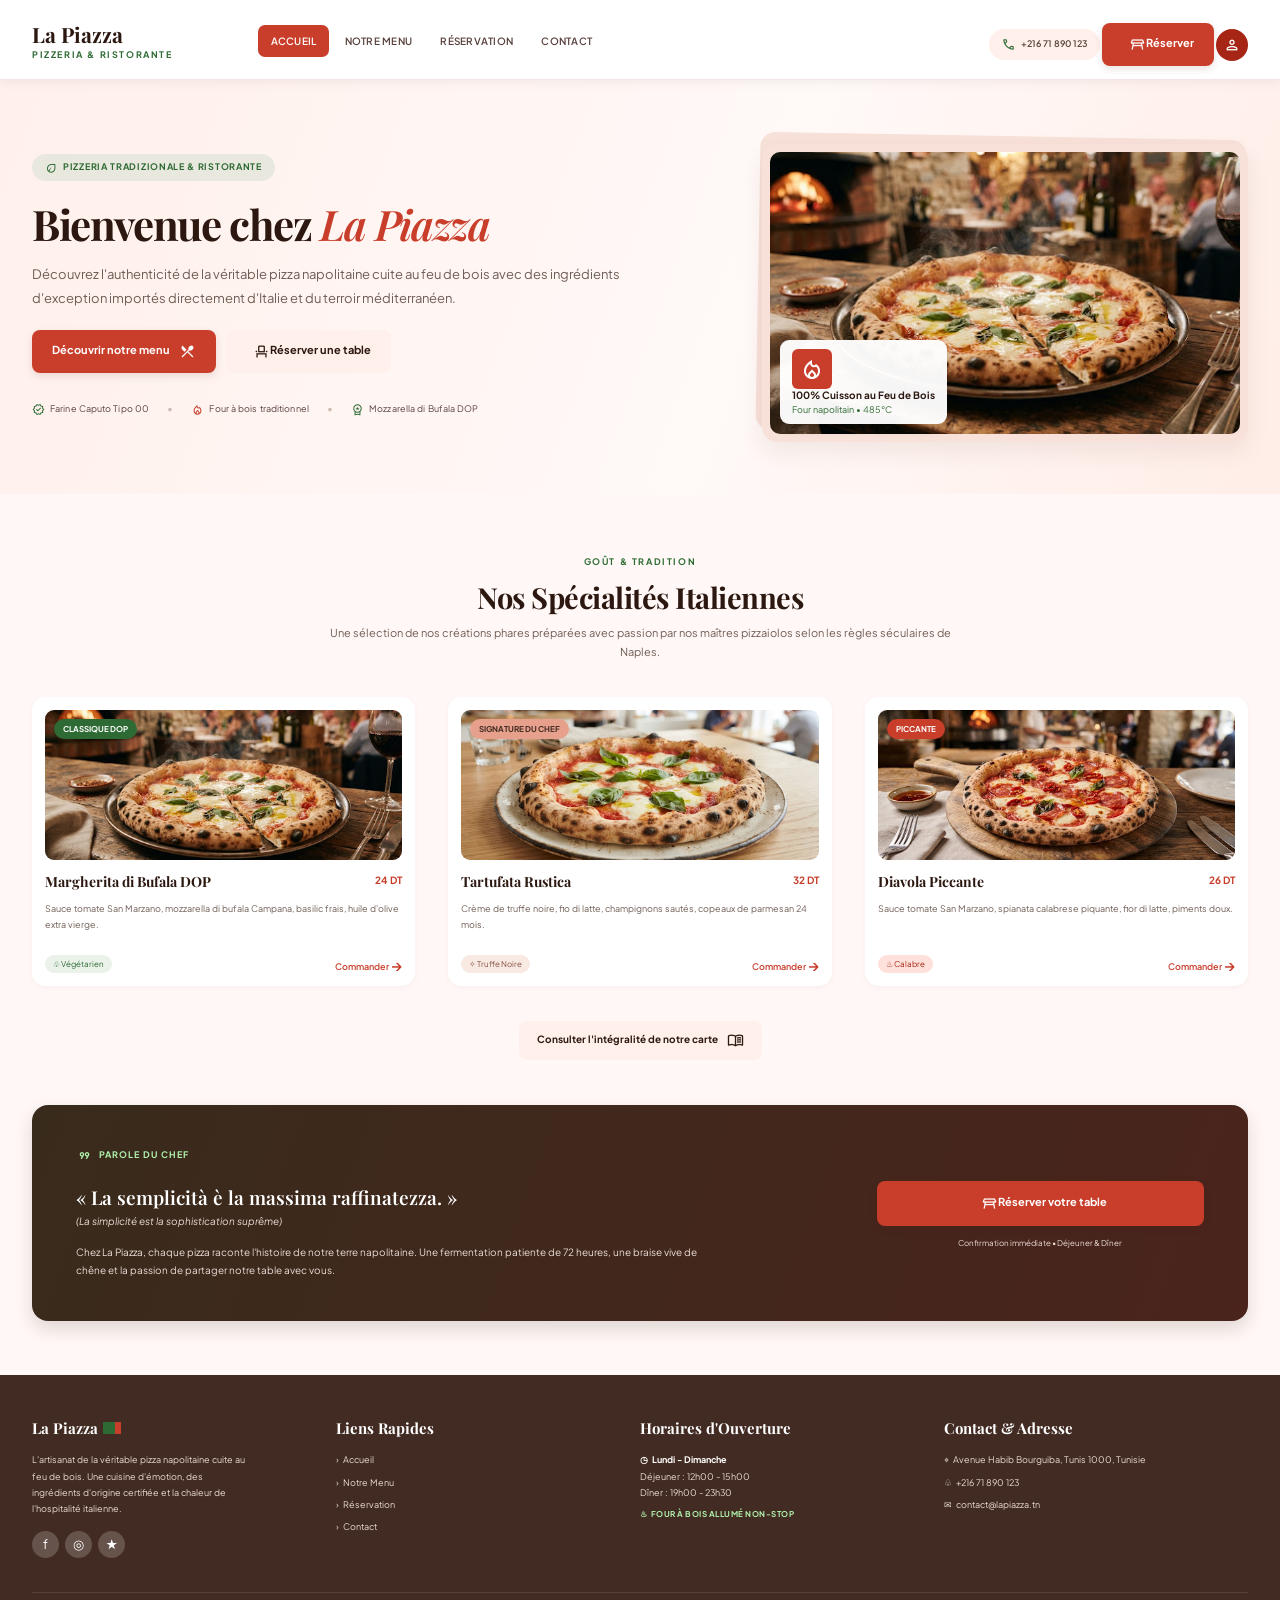
<file: html/index.html>
<!doctype html>
<html lang="fr">
  <head>
    <meta charset="UTF-8" />
    <meta name="viewport" content="width=device-width, initial-scale=1.0" />
    <title>La Piazza - Trattoria &amp; Pizzeria Napoletana</title>
    <link rel="preconnect" href="https://fonts.googleapis.com" />
    <link rel="preconnect" href="https://fonts.gstatic.com" crossorigin /><!-- Préconnexion aux serveurs Google Fonts pour accélérer le chargement des polices. -->
    <link
      href="https://fonts.googleapis.com/css2?family=Playfair+Display:ital,wght@0,600;0,700;1,600&family=Plus+Jakarta+Sans:wght@400;500;600;700&display=swap"
      rel="stylesheet"
    /><!--Importation de deux polices Google Fonts pour les titres et les textes du site(Playfair Display/Plus Jakarta Sans)-->
    <link
      href="https://fonts.googleapis.com/css2?family=Material+Symbols+Outlined:wght,FILL@100..700,0..1&display=swap"
      rel="stylesheet"
    /><!--Importation des icônes Material Symbols depuis Google Fonts(Search 🔍/Home 🏠/Menu ☰/Favorite ❤️)-->


    <!-- Choisir une seule feuille CSS : style.css, flexbox.css ou grid.css -->



    <link id="page-style" rel="stylesheet" href="../css/cssAccueil/style.css" />
    <!-- <link id="page-style" rel="stylesheet" href="../css/cssAccueil/flexbox.css" /> -->
    <!-- <link id="page-style" rel="stylesheet" href="../css/cssAccueil/grid.css" /> -->
    <script src="../js/script.js" defer></script>



  </head>
  <body>
    <header class="site-header" id="accueil">
      <div class="header-inner container">
        <a class="brand" href="#" alt="La Piazza, accueil">
          <span class="brand-mark">LP</span>
          <span class="brand-text"><strong>La Piazza</strong>
            <small>Pizzeria &amp; Ristorante</small></span>
        </a>

        <button
          class="menu-toggle"
          id="menu-toggle"
          aria-label="Ouvrir le menu"
          aria-expanded="false"
        >
          <!-- aria-label : donne une description du bouton
             aux lecteurs d'écran pour aider les personnes
             ayant des difficultés visuelles. -->
          <span class="material-symbols-outlined">menu</span>
        </button>

        <nav class="main-nav" id="main-nav">
          <a class="nav-link active" href="#">ACCUEIL</a><!-- hethi ma3ntha 3andha deux classes .nav-link w .active-->
          <a class="nav-link" href="#">NOTRE MENU</a>
          <a class="nav-link" href="#">RÉSERVATION</a>
          <a class="nav-link" href="#">CONTACT</a>
        </nav>

        <div class="header-actions">
          <a class="phone-link" href="tel:+21671890123"
            ><span class="material-symbols-outlined">call</span>+216 71 890
            123</a
          >
          <a class="button button-primary reserve-small" href="#"
            ><span class="material-symbols-outlined">table_restaurant</span
            >Réserver</a
          >
          <span class="user-icon material-symbols-outlined">person</span>
        </div>
      </div>
    </header>

    <main>
      <section class="hero-section">
        <div class="container hero-layout">
          <div class="hero-copy">
            <div class="eyebrow">
              <span class="material-symbols-outlined">eco</span>Pizzeria
              Tradizionale &amp; Ristorante
            </div>
            <h1>Bienvenue chez <em>La Piazza</em></h1>
            <p class="hero-description">
              Découvrez l'authenticité de la véritable pizza napolitaine cuite
              au feu de bois avec des ingrédients d'exception importés
              directement d'Italie et du terroir méditerranéen.
            </p>
            <div class="hero-buttons">
              <a class="button button-primary" href="#specialites"
                >Découvrir notre menu
                <span class="material-symbols-outlined"
                  >restaurant_menu</span
                ></a
              >
              <a class="button button-soft" href="#reservation"
                ><span class="material-symbols-outlined">event_seat</span
                >Réserver une table</a
              >
            </div>
            <div class="highlights">
              <span
                ><i class="material-symbols-outlined">verified</i>Farine Caputo
                Tipo 00</span
              >
              <b>•</b>
              <span
                ><i class="material-symbols-outlined red-icon"
                  >local_fire_department</i
                >Four à bois traditionnel</span
              >
              <b>•</b>
              <span
                ><i class="material-symbols-outlined">workspace_premium</i
                >Mozzarella di Bufala DOP</span
              >
            </div>
          </div>

          <div class="hero-visual">
            <div class="hero-image-frame">
              <img
                src="../images/Margherita.jpg"
                alt="Pizza napolitaine cuite au feu de bois"
              />
              <div class="image-caption">
                <span class="caption-icon material-symbols-outlined"
                  >local_fire_department</span
                >
                <span
                  ><strong>100% Cuisson au Feu de Bois</strong
                  ><small>Four napolitain • 485°C</small></span
                >
              </div>
            </div>
          </div>
        </div>
      </section>

      <section class="specialties-section" id="specialites">
        <div class="container">
          <div class="section-heading">
            <span class="section-kicker">Goût &amp; Tradition</span>
            <h2>Nos Spécialités Italiennes</h2>
            <p>
              Une sélection de nos créations phares préparées avec passion par
              nos maîtres pizzaiolos selon les règles séculaires de Naples.
            </p>
          </div>

          <div class="pizza-list">
            <article class="pizza-card">
              <div class="pizza-photo">
                <img
                  src="../images/Margherita.jpg"
                  alt="Pizza Margherita di Bufala"
                /><span class="pizza-tag green-tag">Classique DOP</span>
              </div>
              <div class="pizza-info">
                <div class="pizza-title-line">
                  <h3>Margherita di Bufala DOP</h3>
                  <strong>24 DT</strong>
                </div>
                <p>
                  Sauce tomate San Marzano, mozzarella di bufala Campana,
                  basilic frais, huile d'olive extra vierge.
                </p>
              </div>
              <div class="pizza-bottom">
                <span class="food-label">♧ Végétarien</span
                ><a href="#reservation">Commander <span>→</span></a>
              </div>
            </article>

            <article class="pizza-card">
              <div class="pizza-photo">
                <img
                  src="../images/Tartufata.jpg"
                  alt="Pizza Tartufata Rustica"
                /><span class="pizza-tag peach-tag">Signature du Chef</span>
              </div>
              <div class="pizza-info">
                <div class="pizza-title-line">
                  <h3>Tartufata Rustica</h3>
                  <strong>32 DT</strong>
                </div>
                <p>
                  Crème de truffe noire, fio di latte, champignons sautés,
                  copeaux de parmesan 24 mois.
                </p>
              </div>
              <div class="pizza-bottom">
                <span class="food-label truffle-label">✧ Truffe Noire</span
                ><a href="#reservation">Commander <span>→</span></a>
              </div>
            </article>

            <article class="pizza-card">
              <div class="pizza-photo">
                <img
                  src="../images/Diavola.jpg"
                  alt="Pizza Diavola Piccante"
                /><span class="pizza-tag red-tag">Piccante</span>
              </div>
              <div class="pizza-info">
                <div class="pizza-title-line">
                  <h3>Diavola Piccante</h3>
                  <strong>26 DT</strong>
                </div>
                <p>
                  Sauce tomate San Marzano, spianata calabrese piquante, fior di
                  latte, piments doux.
                </p>
              </div>
              <div class="pizza-bottom">
                <span class="food-label spicy-label">♨ Calabre</span
                ><a href="#reservation">Commander <span>→</span></a>
              </div>
            </article>
          </div>

          <div class="menu-cta">
            <a class="button button-soft" href="#specialites"
              >Consulter l'intégralité de notre carte
              <span class="material-symbols-outlined">menu_book</span></a
            >
          </div>
        </div>
      </section>

      <section class="quote-section" id="reservation">
        <div class="container quote-panel">
          <div class="quote-copy">
            <div class="quote-label">
              <span class="material-symbols-outlined">format_quote</span>Parole
              du Chef
            </div>
            <blockquote>
              « La semplicità è la massima raffinatezza. »
            </blockquote>
            <p class="translation">
              (La simplicité est la sophistication suprême)
            </p>
            <p class="quote-description">
              Chez La Piazza, chaque pizza raconte l'histoire de notre terre
              napolitaine. Une fermentation patiente de 72 heures, une braise
              vive de chêne et la passion de partager notre table avec vous.
            </p>
          </div>
          <div class="quote-action">
            <a class="button button-primary" href="tel:+21671890123"
              ><span class="material-symbols-outlined">table_restaurant</span
              >Réserver votre table</a
            ><small>Confirmation immédiate • Déjeuner &amp; Dîner</small>
          </div>
        </div>
      </section>
    </main>

    <footer class="site-footer" id="contact">
      <div class="container">
        <div class="footer-columns">
          <div class="footer-about">
            <h3>
              La Piazza<span class="italy-flag">
                <i></i>
                <i></i>
                <i></i>
                        </span>
            </h3>
            <p>
              L'artisanat de la véritable pizza napolitaine cuite au feu de
              bois. Une cuisine d'émotion, des ingrédients d'origine certifiée
              et la chaleur de l'hospitalité italienne.
            </p>
            <div class="social-links">
              <a href="#contact" aria-label="Facebook">f</a
              ><a href="#contact" aria-label="Instagram">◎</a
              ><a href="#contact" aria-label="Avis">★</a>
            </div>
          </div>
          <div>
            <h3>Liens Rapides</h3>
            <ul>
              <li><a href="#accueil">› &nbsp;Accueil</a></li>
              <li><a href="#specialites">› &nbsp;Notre Menu</a></li>
              <li><a href="#reservation">› &nbsp;Réservation</a></li>
              <li><a href="#contact">› &nbsp;Contact</a></li>
            </ul>
          </div>
          <div>
            <h3>Horaires d'Ouverture</h3>
            <ul class="hours-list">
              <li>
                <strong>◷ &nbsp;Lundi - Dimanche</strong><br />Déjeuner : 12h00
                - 15h00<br/>Dîner : 19h00 - 23h30
              </li>
              <li class="open-status">♨ &nbsp;FOUR À BOIS ALLUMÉ NON-STOP</li>
            </ul>
          </div>
          <div>
            <h3>Contact &amp; Adresse</h3>
            <ul class="contact-list">
              <li>⌖ &nbsp;Avenue Habib Bourguiba, Tunis 1000, Tunisie</li>
              <li>♧ &nbsp;<a href="tel:+21671890123">+216 71 890 123</a></li>
              <li>
                ✉ &nbsp;<a href="mailto:contact@lapiazza.tn"
                  >contact@lapiazza.tn</a
                >
              </li>
            </ul>
          </div>
        </div>
        <div class="footer-bottom">
          <p>
            © 2025 La Piazza. Tous droits réservés. Pizzeria &amp; Ristorante
            Italiano.
          </p>
          <p>CUCINA NAPOLETANA AUTENTICA • FORNO A LEGNA</p>
        </div>
      </div>
    </footer>
  </body>
</html>
</file>
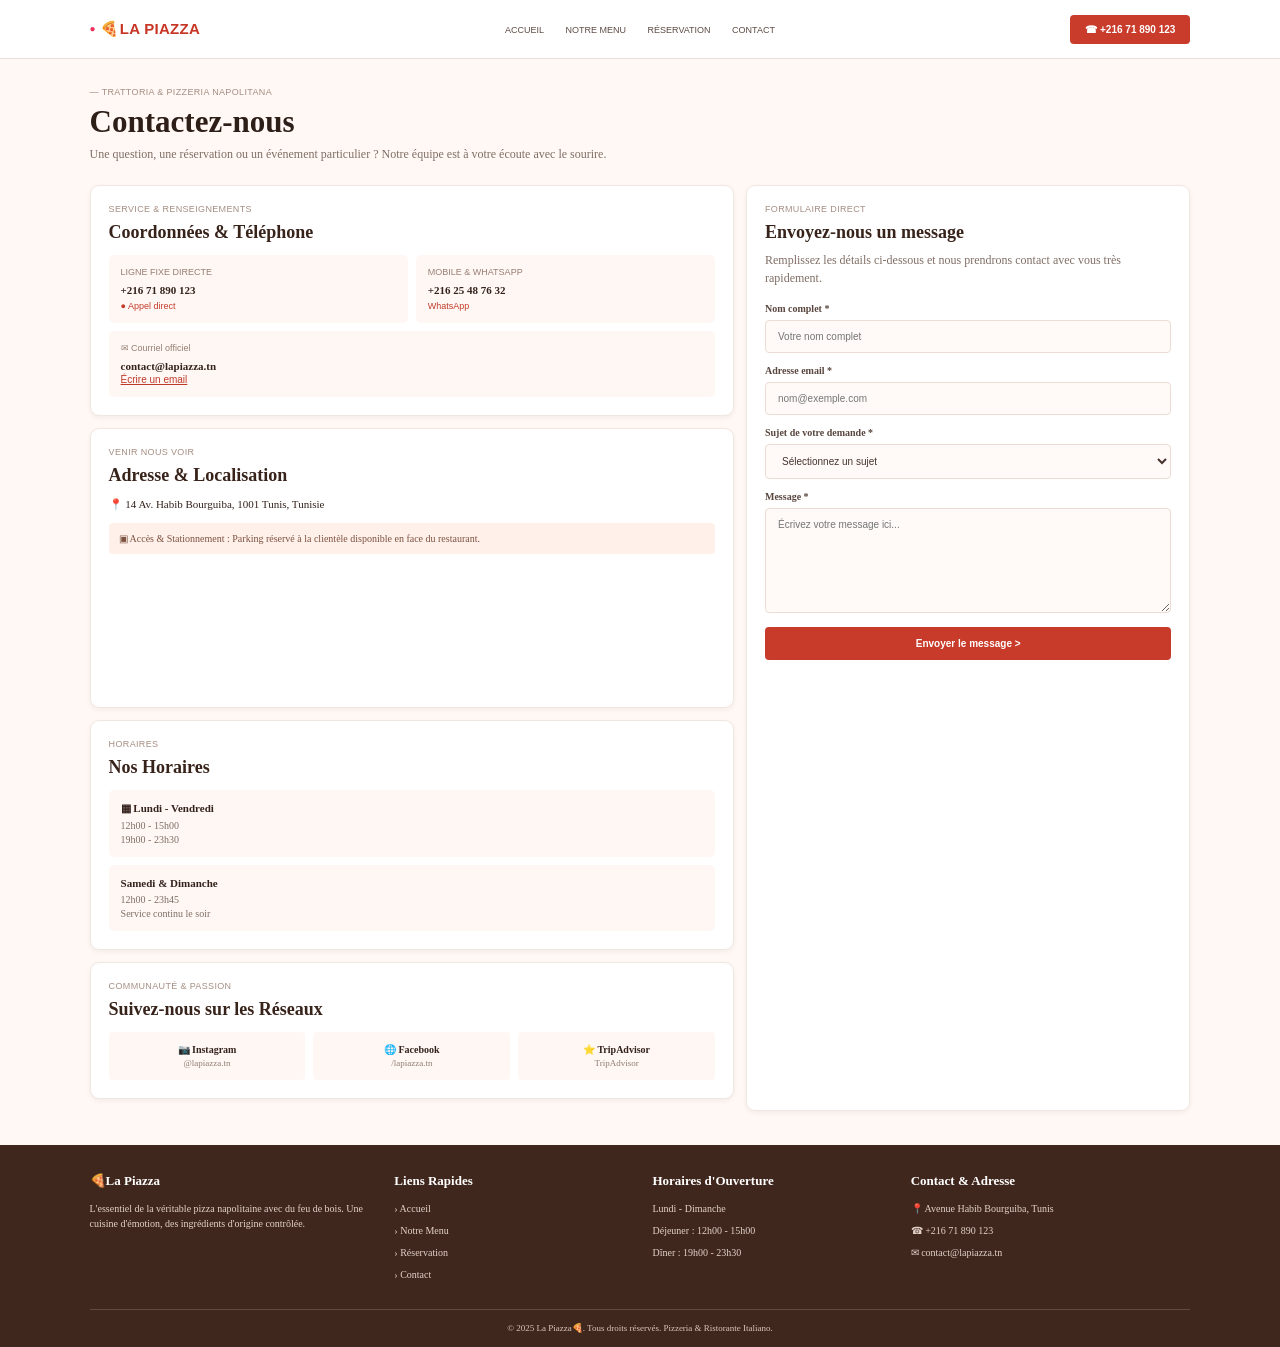
<file: html/contact.html>
<!--HTML permet de créer la structure de la page web-->
<!DOCTYPE html>
<html lang="fr">
  <head>
    <meta charset="UTF-8" />
    <meta name="viewport" content="width=device-width, initial-scale=1.0" />
    <title>La Piazza | Contactez-nous</title>
    <link rel="stylesheet" href="../css/cssContact/style.css" />
    <link rel="stylesheet" href="../css/cssContact/flexbox.css" />
    <link rel="stylesheet" href="../css/cssContact/grid.css" />
  </head>
  <body class="mode-grid">
    <!-- En-tête : header-->
    <header class="topbar">
      <div class="topbar-inner">
        <a class="logo" href="#accueil"><span>●</span> 🍕LA PIAZZA</a>

        <nav class="main-nav">
          <a href="#accueil">ACCUEIL</a>
          <a href="#menu">NOTRE MENU</a>
          <a href="#reservation">RÉSERVATION</a>
          <a href="#contact">CONTACT</a>
        </nav>

        <a class="phone-button" href="tel:+21671890123">☎ +216 71 890 123</a>
      </div>
    </header>

    <!--le contenu principal de la page(main)-->
    <main class="page-container" id="accueil">
      <div class="page-heading">
        <p class="eyebrow">— TRATTORIA & PIZZERIA NAPOLITANA</p>
        <h1>Contactez-nous</h1>
        <p class="intro-text">
          Une question, une réservation ou un événement particulier ? Notre
          équipe est à votre écoute avec le sourire.
        </p>
      </div>

      <div class="content-layout">
        <!-- Colonne gauche -->
        <div class="left-column">
          <section class="panel contact-details">
            <p class="eyebrow">SERVICE & RENSEIGNEMENTS</p>
            <h2>Coordonnées & Téléphone</h2>

            <div class="phone-cards">
              <div class="soft-card">
                <p class="small-title">LIGNE FIXE DIRECTE</p>
                <strong>+216 71 890 123</strong>
                <span class="red-note">● Appel direct</span>
              </div>
              <div class="soft-card">
                <p class="small-title">MOBILE & WHATSAPP</p>
                <strong>+216 25 48 76 32</strong>
                <span class="red-note">WhatsApp</span>
              </div>
            </div>

            <div class="soft-card email-card">
              <p class="small-title">✉ Courriel officiel</p>
              <strong>contact@lapiazza.tn</strong>
              <a href="mailto:contact@lapiazza.tn">Écrire un email</a>
            </div>
          </section>

          <section class="panel location-panel">
            <p class="eyebrow">VENIR NOUS VOIR</p>
            <h2>Adresse & Localisation</h2>
            <p class="address-line">
              📍 14 Av. Habib Bourguiba, 1001 Tunis, Tunisie
            </p>
            <div class="parking-note">
              ▣ Accès & Stationnement : Parking réservé à la clientèle
              disponible en face du restaurant.
            </div>
            <iframe
              class="map-frame"
              title="Carte - La Piazza à Tunis"
              src="https://www.google.com/maps?q=14%20Av.%20Habib%20Bourguiba%2C%20Tunis%2C%20Tunisia&output=embed"
              loading="lazy"
              referrerpolicy="no-referrer-when-downgrade"
            >
            </iframe>
          </section>

          <section class="panel hours-panel">
            <p class="eyebrow">HORAIRES</p>
            <h2>Nos Horaires</h2>
            <div class="soft-card hours-card">
              <strong>▦ Lundi - Vendredi</strong>
              <span>12h00 - 15h00</span>
              <span>19h00 - 23h30</span>
            </div>
            <div class="soft-card hours-card">
              <strong>Samedi & Dimanche</strong>
              <span>12h00 - 23h45</span>
              <span>Service continu le soir</span>
            </div>
          </section>

          <section class="panel social-panel">
            <p class="eyebrow">COMMUNAUTÉ & PASSION</p>
            <h2>Suivez-nous sur les Réseaux</h2>
            <div class="social-links">
              <a href="https://instagram.com/lapiazza.tn"
                ><strong>📷 Instagram</strong><span>@lapiazza.tn</span></a
              >
              <a href="https://facebook.com/lapiazza.tn"
                ><strong>🌐 Facebook</strong><span>/lapiazza.tn</span></a
              >
              <a href="https://tripadvisor.com"
                ><strong>⭐ TripAdvisor</strong><span>TripAdvisor</span></a
              >
            </div>
          </section>
        </div>

        <!-- Colonne droite : formulaire -->
        <section class="panel form-panel" id="contact">
          <p class="eyebrow">FORMULAIRE DIRECT</p>
          <h2>Envoyez-nous un message</h2>
          <p class="form-description">
            Remplissez les détails ci-dessous et nous prendrons contact avec
            vous très rapidement.
          </p>

          <form id="contactForm">
            <label for="name">Nom complet *</label>
            <input
              type="text"
              id="name"
              name="name"
              placeholder="Votre nom complet"
              required
            />

            <label for="email">Adresse email *</label>
            <input
              type="email"
              id="email"
              name="email"
              placeholder="nom@exemple.com"
              required
            />

            <label for="subject">Sujet de votre demande *</label>
            <select id="subject" name="subject" required>
              <option value="">Sélectionnez un sujet</option>
              <option value="reservation">Réservation</option>
              <option value="information">Demande d'information</option>
              <option value="event">Événement particulier</option>
              <option value="other">Autre</option>
            </select>

            <label for="message">Message *</label>
            <textarea
              id="message"
              name="message"
              rows="5"
              placeholder="Écrivez votre message ici..."
              required
            ></textarea>

            <button type="submit">Envoyer le message &gt;</button>
            <p id="formMessage" class="form-message" aria-live="polite"></p>
          </form>
        </section>
      </div>
    </main>
    <!--fin le contenu principal de la page-->

    <!-- Pied de page (footer)-->
    <footer class="site-footer">
      <div class="footer-inner">
        <div class="footer-about">
          <h3>🍕La Piazza</h3>
          <p>
            L'essentiel de la véritable pizza napolitaine avec du feu de bois.
            Une cuisine d'émotion, des ingrédients d'origine contrôlée.
          </p>
        </div>

        <div>
          <h3>Liens Rapides</h3>
          <a href="#accueil">› Accueil</a>
          <a href="#menu">› Notre Menu</a>
          <a href="#reservation">› Réservation</a>
          <a href="#contact">› Contact</a>
        </div>

        <div>
          <h3>Horaires d'Ouverture</h3>
          <p>Lundi - Dimanche</p>
          <p>Déjeuner : 12h00 - 15h00</p>
          <p>Dîner : 19h00 - 23h30</p>
        </div>

        <div>
          <h3>Contact & Adresse</h3>
          <p>📍 Avenue Habib Bourguiba, Tunis</p>
          <p>☎ +216 71 890 123</p>
          <p>✉ contact@lapiazza.tn</p>
        </div>
      </div>
      <div class="copyright">
        © 2025 La Piazza🍕. Tous droits réservés. Pizzeria & Ristorante Italiano.
      </div>
    </footer>

    <script src="../js/javascript.js"></script>
  </body>
</html>
</file>
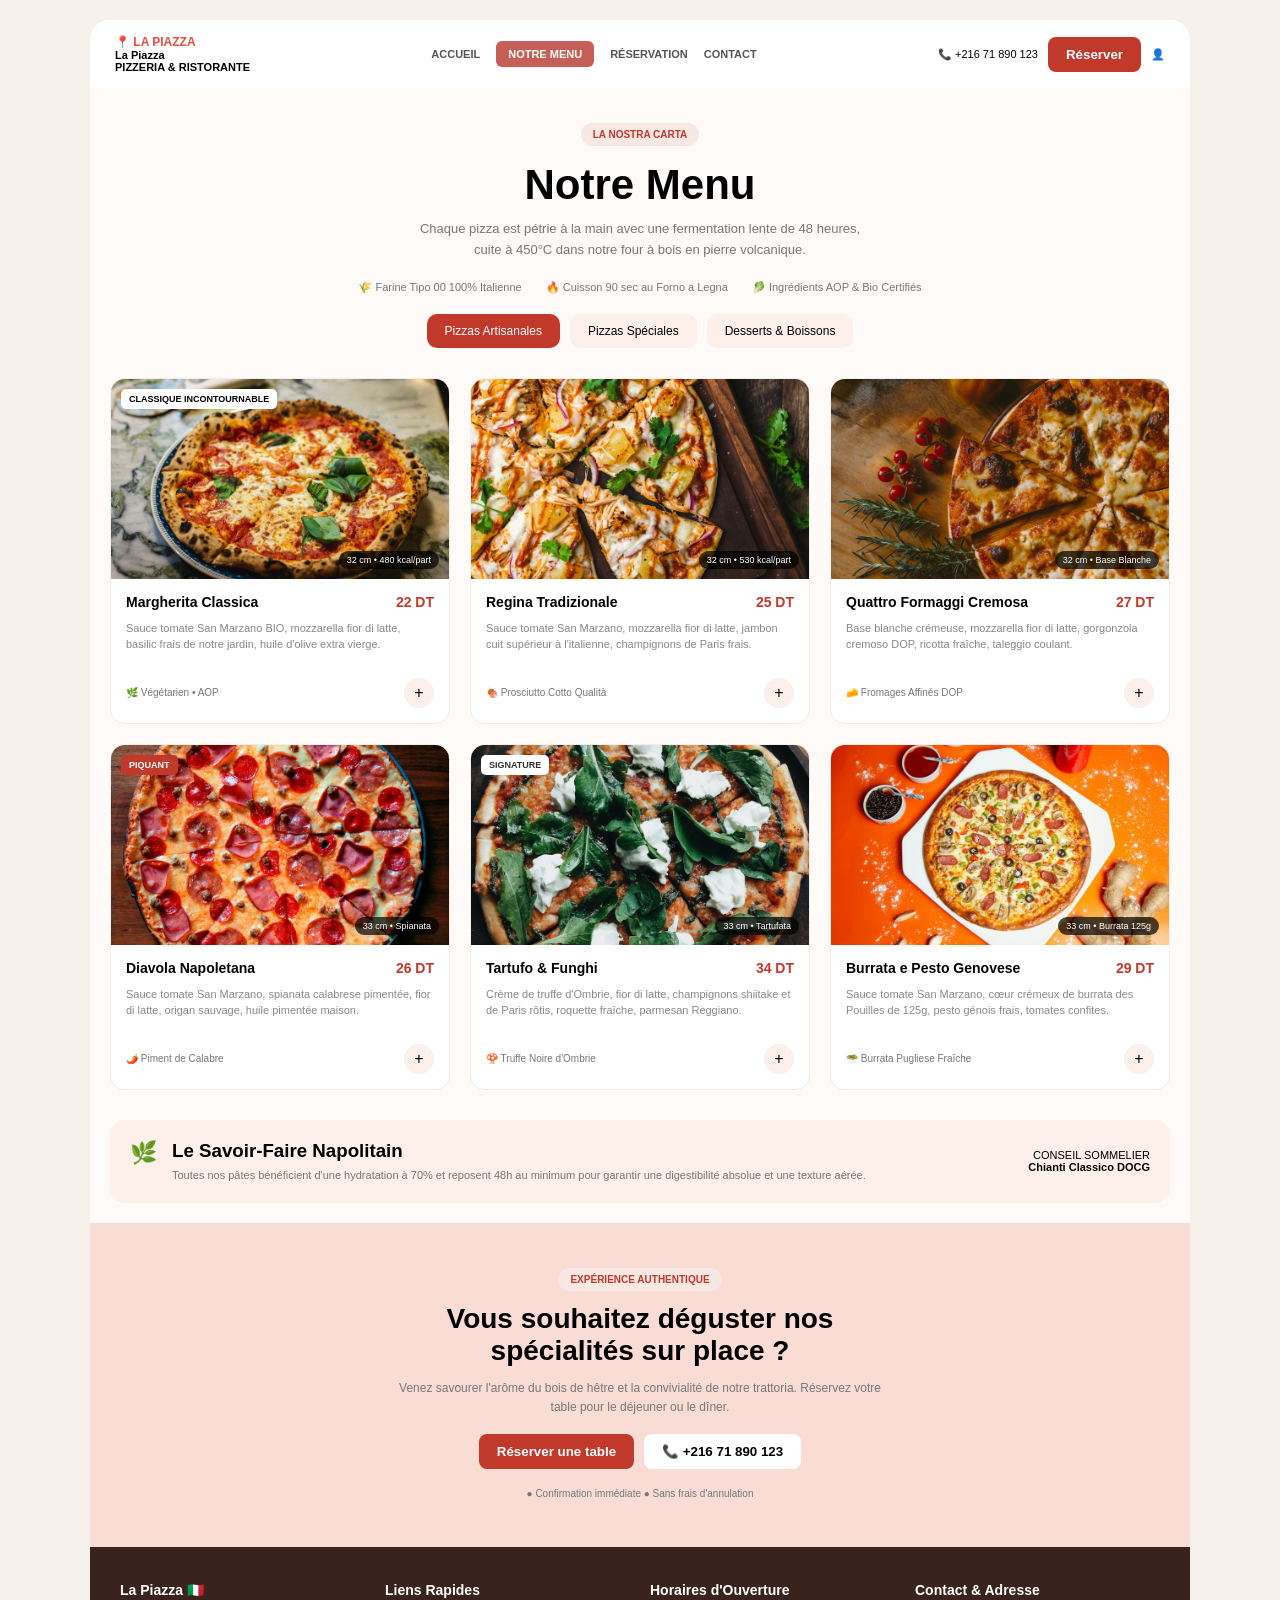
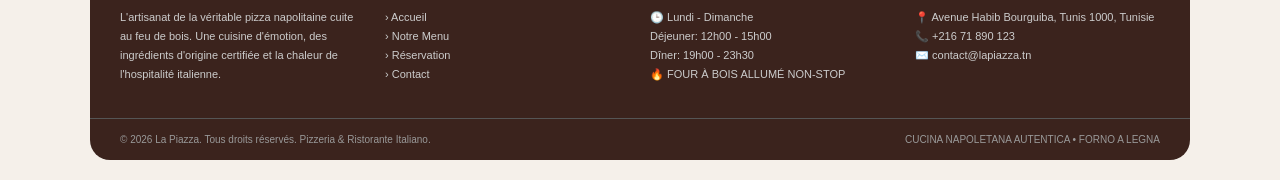
<file: html/menu.html>
<!DOCTYPE html>
<html lang="fr">
<head>
  <meta charset="UTF-8">
  <title>La Piazza - Notre Menu</title>
  <!--link rel="stylesheet" href="../css/cssMenu/style.css"--><!-- ../ pour sortir du doss html car menuhtml est dedans et css est dehors-->
  <!--link rel="stylesheet" href="../css/cssMenu/flexbox.css"-->
  <link rel="stylesheet" href="../css/cssMenu/grid.css">
</head>

<body>

  <!-- la cadre de la page  -->
  <div class="container">

    <!-- HEADER -->
    <header class="header">
      <div class="logo">
        <p class="logo-title">📍 LA PIAZZA</p>
        <p class="logo-subtitle">La Piazza<br>PIZZERIA & RISTORANTE</p>
      </div>

      <nav class="nav">
        <a href="#">ACCUEIL</a>
        <a href="menu.html" class="nav-active">NOTRE MENU</a>
        <a href="#">RÉSERVATION</a>
        <a href="#">CONTACT</a>
      </nav>

      <div class="header-right">
        <span class="phone">📞 +216 71 890 123</span>
        <button class="btn">Réserver</button>
        <span class="icon-user">👤</span>
      </div>
    </header>

    <!-- HERO -->
    <main class="hero">
      <span class="badge">LA NOSTRA CARTA</span>
      <h1 class="hero-title">Notre Menu</h1>
      <p class="hero-text">Chaque pizza est pétrie à la main avec une fermentation lente de 48 heures,<br>cuite à 450°C dans notre four à bois en pierre volcanique.</p>

      <div class="infos">
        <span>🌾 Farine Tipo 00 100% Italienne</span>
        <span>🔥 Cuisson 90 sec au Forno a Legna</span>
        <span>🥬 Ingrédients AOP & Bio Certifiés</span>
      </div>

      <!-- FILTRES -->
      <div class="filters">
        <button class="filter-active">Pizzas Artisanales</button>
        <button>Pizzas Spéciales</button>
        <button>Desserts & Boissons</button>
      </div>
    </main>

    <!-- MENU : 6 CARTES -->
    <section class="menu">

      <!-- 1 -->
      <article class="card">
        <div class="card-image">
          <img src="../images/photo-1574071318508-1cdbab80d002.jpg" alt="Margherita">
          <span class="tag">CLASSIQUE INCONTOURNABLE</span>
          <span class="card-info">32 cm • 480 kcal/part</span>
        </div>
        <div class="card-content">
          <div class="card-top">
            <h3>Margherita Classica</h3>
            <span class="price">22 DT</span>
          </div>
          <p>Sauce tomate San Marzano BIO, mozzarella fior di latte, basilic frais de notre jardin, huile d'olive extra vierge.</p>
          <div class="card-bottom">
            <span>🌿 Végétarien • AOP</span>
            <button class="btn-plus">+</button>
          </div>
        </div>
      </article>

      <!-- 2 -->
      <article class="card">
        <div class="card-image">
          <img src="../images/photo-1565299624946-b28f40a0ae38.jpg" alt="Regina">
          <span class="card-info">32 cm • 530 kcal/part</span>
        </div>
        <div class="card-content">
          <div class="card-top">
            <h3>Regina Tradizionale</h3>
            <span class="price">25 DT</span>
          </div>
          <p>Sauce tomate San Marzano, mozzarella fior di latte, jambon cuit supérieur à l'italienne, champignons de Paris frais.</p>
          <div class="card-bottom">
            <span>🍖 Prosciutto Cotto Qualità</span>
            <button class="btn-plus">+</button>
          </div>
        </div>
      </article>

      <!-- 3 -->
      <article class="card">
        <div class="card-image">
          <img src="../images/photo-1513104890138-7c749659a591.jpg" alt="Quattro">
          <span class="card-info">32 cm • Base Blanche</span>
        </div>
        <div class="card-content">
          <div class="card-top">
            <h3>Quattro Formaggi Cremosa</h3>
            <span class="price">27 DT</span>
          </div>
          <p>Base blanche crémeuse, mozzarella fior di latte, gorgonzola cremoso DOP, ricotta fraîche, taleggio coulant.</p>
          <div class="card-bottom">
            <span>🧀 Fromages Affinés DOP</span>
            <button class="btn-plus">+</button>
          </div>
        </div>
      </article>

      <!-- 4 -->
      <article class="card">
        <div class="card-image">
          <img src="../images/photo-1628840042765-356cda07504e.jpg" alt="Diavola">
          <span class="tag tag-red">PIQUANT</span>
          <span class="card-info">33 cm • Spianata</span>
        </div>
        <div class="card-content">
          <div class="card-top">
            <h3>Diavola Napoletana</h3>
            <span class="price">26 DT</span>
          </div>
          <p>Sauce tomate San Marzano, spianata calabrese pimentée, fior di latte, origan sauvage, huile pimentée maison.</p>
          <div class="card-bottom">
            <span>🌶️ Piment de Calabre</span>
            <button class="btn-plus">+</button>
          </div>
        </div>
      </article>

      <!-- 5 -->
      <article class="card">
        <div class="card-image">
          <img src="../images/photo-1593560708920-61dd98c46a4e.jpg" alt="Tartufo">
          <span class="tag tag-white">SIGNATURE</span>
          <span class="card-info">33 cm • Tartufata</span>
        </div>
        <div class="card-content">
          <div class="card-top">
            <h3>Tartufo & Funghi</h3>
            <span class="price">34 DT</span>
          </div>
          <p>Crème de truffe d'Ombrie, fior di latte, champignons shiitake et de Paris rôtis, roquette fraîche, parmesan Reggiano.</p>
          <div class="card-bottom">
            <span>🍄 Truffe Noire d'Ombrie</span>
            <button class="btn-plus">+</button>
          </div>
        </div>
      </article>

      <!-- 6 -->
      <article class="card">
        <div class="card-image">
          <img src="../images/photo-1604382354936-07c5d9983bd3.jpg" alt="Burrata">
          <span class="card-info">33 cm • Burrata 125g</span>
        </div>
        <div class="card-content">
          <div class="card-top">
            <h3>Burrata e Pesto Genovese</h3>
            <span class="price">29 DT</span>
          </div>
          <p>Sauce tomate San Marzano, cœur crémeux de burrata des Pouilles de 125g, pesto génois frais, tomates confites.</p>
          <div class="card-bottom">
            <span>🥗 Burrata Pugliese Fraîche</span>
            <button class="btn-plus">+</button>
          </div>
        </div>
      </article>

    </section>

    <!-- SAVOIR-FAIRE -->
    <section class="savoir">
      <div class="savoir-left">
        <span class="savoir-icon">🌿</span>
        <div>
          <h3>Le Savoir-Faire Napolitain</h3>
          <p>Toutes nos pâtes bénéficient d'une hydratation à 70% et reposent 48h au minimum pour garantir une digestibilité absolue et une texture aérée.</p>
        </div>
      </div>
      <div class="savoir-right">
        <p>CONSEIL SOMMELIER<br><b>Chianti Classico DOCG</b></p>
      </div>
    </section>

    <!-- CTA -->
    <section class="cta">
      <span class="badge">EXPÉRIENCE AUTHENTIQUE</span>
      <h2>Vous souhaitez déguster nos spécialités sur place ?</h2>
      <p>Venez savourer l'arôme du bois de hêtre et la convivialité de notre trattoria. Réservez votre table pour le déjeuner ou le dîner.</p>
      <div class="cta-buttons">
        <button class="btn">Réserver une table</button>
        <button class="btn-white">📞 +216 71 890 123</button>
      </div>
      <p class="cta-small">● Confirmation immédiate  ● Sans frais d'annulation</p>
    </section>

    <!-- FOOTER -->
    <footer class="footer">
      <div class="footer-col">
        <h3>La Piazza 🇮🇹</h3>
        <p>L'artisanat de la véritable pizza napolitaine cuite au feu de bois. Une cuisine d'émotion, des ingrédients d'origine certifiée et la chaleur de l'hospitalité italienne.</p>
      </div>
      <div class="footer-col">
        <h3>Liens Rapides</h3>
        <p>› Accueil<br>› Notre Menu<br>› Réservation<br>› Contact</p>
      </div>
      <div class="footer-col">
        <h3>Horaires d'Ouverture</h3>
        <p>🕒 Lundi - Dimanche<br>Déjeuner: 12h00 - 15h00<br>Dîner: 19h00 - 23h30<br>🔥 FOUR À BOIS ALLUMÉ NON-STOP</p>
      </div>
      <div class="footer-col">
        <h3>Contact & Adresse</h3>
        <p>📍 Avenue Habib Bourguiba, Tunis 1000, Tunisie<br>📞 +216 71 890 123<br>✉️ contact@lapiazza.tn</p>
      </div>
    </footer>

    <!-- Derniére barre -->
    <div class="bottom-bar">
      <span>© 2026 La Piazza. Tous droits réservés. Pizzeria & Ristorante Italiano.</span>
      <span>CUCINA NAPOLETANA AUTENTICA • FORNO A LEGNA</span>
    </div>

  </div>
  <script src="../js/menu.js"></script>
</body>
</html>
</file>
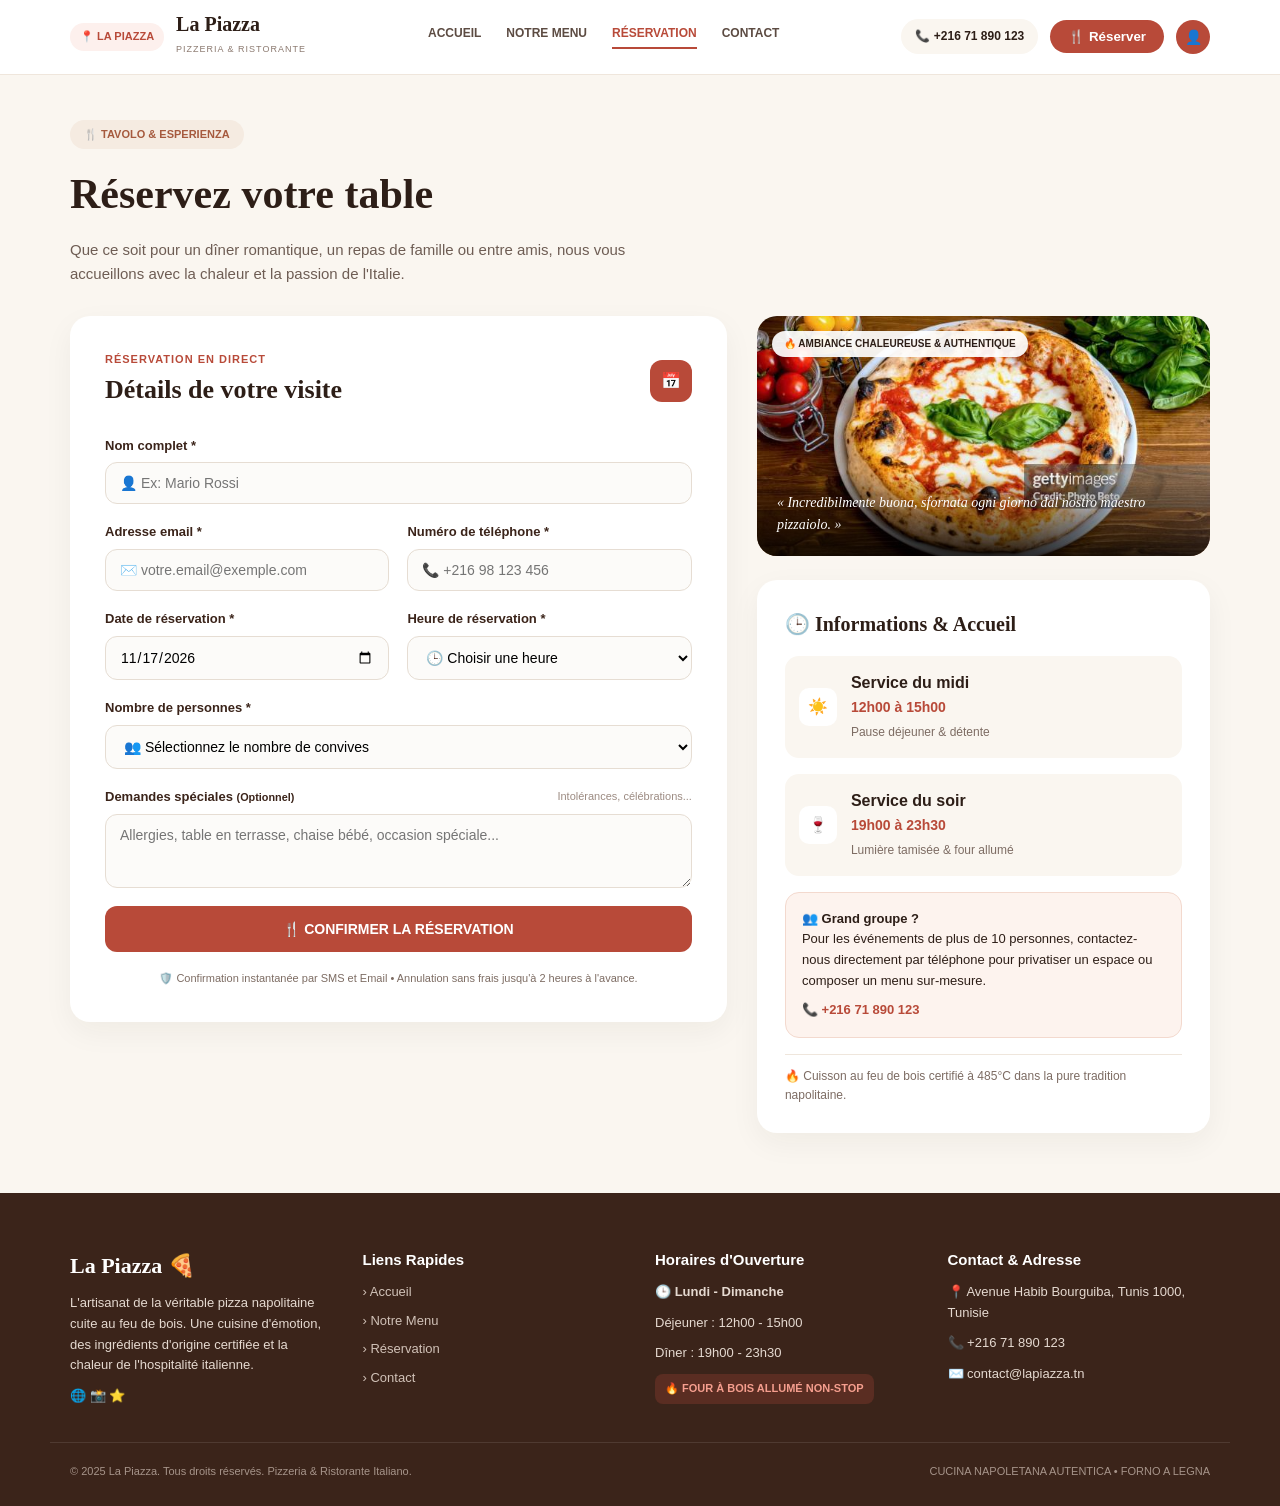
<file: html/reservation.html>
<!DOCTYPE html>
<html lang="fr">
<head>
    <meta charset="UTF-8">
    <meta name="viewport" content="width=device-width, initial-scale=1.0">
    <title>La Piazza - Réservez votre table</title>
    
    <!--<link rel="stylesheet" href="../css/cssReservation/style.css">-->
   <!--<link rel="stylesheet" href="../css/cssReservation/flexbox.css">-->
   <link rel="stylesheet" href="../css/cssReservation/grid.css">
</head>
<body>

    <!-- Navbar -->
    <header class="navbar">
        <div class="container nav-inner">
            <div class="logo-group">
                <span class="logo-badge">📍 LA PIAZZA</span>
                <div class="logo-text">
                    <strong>La Piazza</strong>
                    <small>PIZZERIA & RISTORANTE</small>
                </div>
            </div>

            <nav class="nav-links">
                <a href="#">ACCUEIL</a>
                <a href="#">NOTRE MENU</a>
                <a href="#" class="active">RÉSERVATION</a>
                <a href="#">CONTACT</a>
            </nav>

            <div class="nav-actions">
                <span class="phone-pill">📞 +216 71 890 123</span>
                <button class="btn-reserve">🍴 Réserver</button>
                <span class="user-icon">👤</span>
            </div>
        </div>
    </header>

    <!-- Hero Title -->
    <section class="hero-header">
        <div class="container">
            <span class="badge-pill">🍴 TAVOLO & ESPERIENZA</span>
            <h1>Réservez votre table</h1>
            <p class="subtitle">Que ce soit pour un dîner romantique, un repas de famille ou entre amis, nous vous accueillons avec la chaleur et la passion de l'Italie.</p>
        </div>
    </section>

    <!-- Main Content -->
    <main class="container main-layout">
        <!-- Left Column: Reservation Form -->
        <section class="form-card">
            <div class="form-header">
                <div class="form-title-group">
                    <span class="eyebrow">RÉSERVATION EN DIRECT</span>
                    <h2>Détails de votre visite</h2>
                </div>
                <span class="calendar-badge">📅</span>
            </div>

            <form id="reservationForm">
                <div class="form-group full-width">
                    <label for="fullName">Nom complet *</label>
                    <input type="text" id="fullName" placeholder="👤 Ex: Mario Rossi" required>
                </div>

                <div class="form-row">
                    <div class="form-group">
                        <label for="email">Adresse email *</label>
                        <input type="email" id="email" placeholder="✉️ votre.email@exemple.com" required>
                    </div>
                    <div class="form-group">
                        <label for="phone">Numéro de téléphone *</label>
                        <input type="tel" id="phone" placeholder="📞 +216 98 123 456" required>
                    </div>
                </div>

                <div class="form-row">
                    <div class="form-group">
                        <label for="date">Date de réservation *</label>
                        <input type="date" id="date" value="2026-11-17" required>
                    </div>
                    <div class="form-group">
                        <label for="time">Heure de réservation *</label>
                        <select id="time" required>
                            <option value="">🕒 Choisir une heure</option>
                            <option value="12:30">12:30 (Midi)</option>
                            <option value="13:30">13:30 (Midi)</option>
                            <option value="19:30">19:30 (Soir)</option>
                            <option value="20:30">20:30 (Soir)</option>
                            <option value="21:30">21:30 (Soir)</option>
                        </select>
                    </div>
                </div>

                <div class="form-group full-width">
                    <label for="guests">Nombre de personnes *</label>
                    <select id="guests" required>
                        <option value="">👥 Sélectionnez le nombre de convives</option>
                        <option value="1">1 personne</option>
                        <option value="2">2 personnes</option>
                        <option value="4">4 personnes</option>
                        <option value="6">6 personnes</option>
                        <option value="8">8 personnes</option>
                    </select>
                </div>

                <div class="form-group full-width">
                    <div class="label-flex">
                        <label for="notes">Demandes spéciales <small>(Optionnel)</small></label>
                        <span class="hint-text">Intolérances, célébrations...</span>
                    </div>
                    <textarea id="notes" rows="3" placeholder="Allergies, table en terrasse, chaise bébé, occasion spéciale..."></textarea>
                </div>

                <button type="submit" class="btn-submit">🍴 CONFIRMER LA RÉSERVATION</button>
                <p class="form-footer-note">🛡️ Confirmation instantanée par SMS et Email • Annulation sans frais jusqu'à 2 heures à l'avance.</p>
            </form>
        </section>

        <!-- Right Column: Info Sidebar -->
        <aside class="sidebar">
            <!-- Image Card -->
            <div class="promo-card">
                <img src="../images/image de pizza.jpg" alt="Pizza Napolitaine">
                <span class="promo-tag">🔥 AMBIANCE CHALEUREUSE & AUTHENTIQUE</span>
                <div class="promo-overlay">
                    <p>« Incredibilmente buona, sfornata ogni giorno dal nostro maestro pizzaiolo. »</p>
                </div>
            </div>

            <!-- Hours Card -->
            <div class="info-card">
                <h3>🕒 Informations & Accueil</h3>
                
                <div class="service-box">
                    <span class="service-icon sun">☀️</span>
                    <div>
                        <strong>Service du midi</strong>
                        <p class="hours">12h00 à 15h00</p>
                        <small>Pause déjeuner & détente</small>
                    </div>
                </div>

                <div class="service-box">
                    <span class="service-icon wine">🍷</span>
                    <div>
                        <strong>Service du soir</strong>
                        <p class="hours">19h00 à 23h30</p>
                        <small>Lumière tamisée & four allumé</small>
                    </div>
                </div>

                <div class="group-notice">
                    <strong>👥 Grand groupe ?</strong>
                    <p>Pour les événements de plus de 10 personnes, contactez-nous directement par téléphone pour privatiser un espace ou composer un menu sur-mesure.</p>
                    <a href="tel:+21671890123" class="group-phone">📞 +216 71 890 123</a>
                </div>

                <p class="oven-note">🔥 Cuisson au feu de bois certifié à 485°C dans la pure tradition napolitaine.</p>
            </div>
        </aside>
    </main>

    <!-- Footer -->
    <footer class="footer">
        <div class="container footer-grid">
            <div class="footer-col">
                <h4 class="footer-logo">La Piazza <span>🍕</span></h4>
                <p>L'artisanat de la véritable pizza napolitaine cuite au feu de bois. Une cuisine d'émotion, des ingrédients d'origine certifiée et la chaleur de l'hospitalité italienne.</p>
                <div class="socials">
                    <span>🌐</span> <span>📸</span> <span>⭐</span>
                </div>
            </div>

            <div class="footer-col">
                <h5>Liens Rapides</h5>
                <ul>
                    <li><a href="#">› Accueil</a></li>
                    <li><a href="#">› Notre Menu</a></li>
                    <li><a href="#">› Réservation</a></li>
                    <li><a href="#">› Contact</a></li>
                </ul>
            </div>

            <div class="footer-col">
                <h5>Horaires d'Ouverture</h5>
                <p>🕒 <strong>Lundi - Dimanche</strong></p>
                <p>Déjeuner : 12h00 - 15h00</p>
                <p>Dîner : 19h00 - 23h30</p>
                <span class="open-badge">🔥 FOUR À BOIS ALLUMÉ NON-STOP</span>
            </div>

            <div class="footer-col">
                <h5>Contact & Adresse</h5>
                <p>📍 Avenue Habib Bourguiba, Tunis 1000, Tunisie</p>
                <p>📞 +216 71 890 123</p>
                <p>✉️ contact@lapiazza.tn</p>
            </div>
        </div>

        <div class="container footer-bottom">
            <span>© 2025 La Piazza. Tous droits réservés. Pizzeria & Ristorante Italiano.</span>
            <span>CUCINA NAPOLETANA AUTENTICA • FORNO A LEGNA</span>
        </div>
    </footer>

    <!-- JavaScript مدمج داخل HTML -->
    <script>
    document.addEventListener('DOMContentLoaded', function() {
        const form = document.getElementById('reservationForm');
        const reserveTopBtn = document.querySelector('.btn-reserve');
        const dateInput = document.getElementById('date');

        // منع اختيار تاريخ قديم
        const today = new Date().toISOString().split('T')[0];
        dateInput.setAttribute('min', today);

        // تمرير سلس للفورم
        reserveTopBtn.addEventListener('click', function() {
            document.getElementById('fullName').focus();
            form.scrollIntoView({ behavior: 'smooth' });
        });

        // التثبت وإرسال الحجز
        form.addEventListener('submit', function(e) {
            e.preventDefault();

            const name = document.getElementById('fullName').value.trim();
            const email = document.getElementById('email').value.trim();
            const phone = document.getElementById('phone').value.trim();
            const date = dateInput.value;
            const time = document.getElementById('time').value;
            const guests = document.getElementById('guests').value;

            if (name.length < 3) {
                alert("الرجاء إدخال الاسم الكامل بشكل صحيح.");
                return;
            }

            if (!email.includes('@') || !email.includes('.')) {
                alert("الرجاء إدخال بريد إلكتروني صحيح.");
                return;
            }

            if (phone.length < 8) {
                alert("الرجاء إدخال رقم هاتف صحيح.");
                return;
            }

            alert(`Grazie ${name} ! 🍕\nVotre table pour ${guests} personne(s) est réservée le ${date} à ${time}.\nConfirmation envoyée à ${email}.`);
            form.reset();
        });
    });
</script>
</body>
</html>
</file>
<file: css/cssAccueil/style.css>
/* Styles communs aux trois versions */
:root {
  --cream: #fff8f6;
  --white: #fff;
  --red: #c83e2b;
  --red-dark: #a62515;
  --green: #2e6b34;
  --brown: #2c1810;
  --muted: #705d55;
  --line: #eadbd5;
  --soft: #fff0eb;
  --dark: #422b22;
}
* {
  box-sizing: border-box;
}
html {
  scroll-behavior: smooth;
}
body {
  margin: 0;
  background: var(--cream);
  color: var(--brown);
  font-family: "Plus Jakarta Sans", sans-serif;
  font-size: 14px;
}
img {
  max-width: 100%;
  display: block;
}
a {
  color: inherit;
  text-decoration: none;
}
.container {
  width: calc(100% - 64px);
  max-width: 1280px;
  margin: 0 auto;
}
.site-header {
  height: 80px;
  position: fixed;
  z-index: 50;
  top: 0;
  left: 0;
  width: 100%;
  background: rgba(255, 255, 255, 0.96);
  box-shadow: 0 2px 12px rgba(44, 24, 16, 0.06);
  border-bottom: 1px solid rgba(225, 191, 185, 0.4);
}
.header-inner {
  height: 80px;
}
.brand {
  color: var(--brown);
}
.brand-mark {
  display: none;
}
.brand-text strong {
  display: block;
  font-family: "Playfair Display", serif;
  font-size: 21px;
  line-height: 1;
}
.brand-text small {
  display: block;
  margin-top: 4px;
  color: var(--green);
  font-size: 9px;
  text-transform: uppercase;
  letter-spacing: 1.6px;
  font-weight: 700;
}
.main-nav {
  font-size: 10px;
  font-weight: 600;
  letter-spacing: 0.25px;
}
.nav-link {
  padding: 10px 13px;
  border-radius: 7px;
  color: #59413d;
}
.nav-link.active {
  background: var(--red);
  color: white;
}
.header-actions {
  gap: 14px;
}
.phone-link {
  padding: 8px 12px;
  border-radius: 30px;
  background: #fff0eb;
  color: #59413d;
  font-size: 9px;
  font-weight: 600;
}
.phone-link .material-symbols-outlined {
  font-size: 15px;
  color: var(--green);
  vertical-align: middle;
  margin-right: 5px;
}
.user-icon {
  width: 32px;
  height: 32px;
  border-radius: 50%;
  background: var(--red-dark);
  color: white;
  text-align: center;
  line-height: 32px;
  font-size: 18px;
}
.menu-toggle {
  display: none;
}
.button {
  display: inline-block;
  border: 0;
  border-radius: 8px;
  padding: 13px 20px;
  font-family: inherit;
  font-size: 11px;
  font-weight: 700;
  text-align: center;
  transition: all 0.2s;
}
.button .material-symbols-outlined {
  font-size: 17px;
  vertical-align: middle;
  margin-left: 7px;
}
.button-primary {
  background: var(--red);
  color: #fff;
  box-shadow: 0 3px 8px rgba(80, 20, 10, 0.12);
}
.button-primary:hover {
  background: var(--red-dark);
  transform: translateY(-2px);
}
.button-soft {
  background: #fff0eb;
  color: var(--brown);
}
.button-soft:hover {
  background: #ffdfd5;
}
.hero-section {
  margin-top: 80px;
  padding: 64px 0 52px;
  background: linear-gradient(110deg, #fff0eb 0%, #fff9f7 58%, #ffede7 100%);
}
.hero-layout {
  min-height: 280px;
}
.hero-copy {
  width: 56%;
  padding: 10px 0;
}
.eyebrow {
  display: inline-block;
  padding: 7px 13px;
  border-radius: 30px;
  background: #e9e8df;
  color: var(--green);
  font-size: 9px;
  font-weight: 700;
  letter-spacing: 0.7px;
  text-transform: uppercase;
}
.eyebrow .material-symbols-outlined {
  font-size: 13px;
  vertical-align: middle;
  margin-right: 5px;
}
.hero-copy h1 {
  margin: 18px 0 14px;
  font-family: "Playfair Display", serif;
  font-size: 42px;
  line-height: 1.2;
  letter-spacing: -1.4px;
}
.hero-copy h1 em {
  color: var(--red);
  font-weight: 600;
}
.hero-description {
  max-width: 660px;
  margin: 0;
  color: var(--muted);
  font-size: 13px;
  line-height: 1.8;
}
.hero-buttons {
  margin-top: 20px;
}
.hero-buttons .button {
  margin-right: 8px;
}
.highlights {
  margin-top: 30px;
  color: #59413d;
  font-size: 9px;
  letter-spacing: 0.1px;
}
.highlights span {
  display: inline-block;
  margin-right: 16px;
}
.highlights i {
  font-size: 13px;
  color: var(--green);
  vertical-align: middle;
  margin-right: 5px;
}
.highlights b {
  color: #cdbdb5;
  margin-right: 16px;
}
.highlights .red-icon {
  color: var(--red);
}
.hero-visual {
  width: 40%;
  position: relative;
}
.hero-image-frame {
  position: relative;
  padding: 8px;
  border-radius: 15px;
  background: #f8e1d9;
  box-shadow: 0 10px 25px rgba(80, 40, 25, 0.08);
}
.hero-image-frame > img {
  width: 100%;
  height: 282px;
  object-fit: cover;
  border-radius: 10px;
}
.image-caption {
  position: absolute;
  left: 18px;
  bottom: 18px;
  padding: 9px 12px;
  border-radius: 9px;
  background: rgba(255, 255, 255, 0.96);
  box-shadow: 0 4px 12px #0002;
}
.caption-icon {
  display: inline-block;
  padding: 8px;
  margin-right: 8px;
  border-radius: 6px;
  background: var(--red);
  color: white;
  vertical-align: middle;
}
.image-caption strong {
  display: block;
  font-size: 10px;
}
.image-caption small {
  display: block;
  margin-top: 3px;
  color: var(--green);
  font-size: 9px;
}
.specialties-section {
  padding: 56px 0 45px;
}
.section-heading {
  max-width: 650px;
  margin: 0 auto 36px;
  text-align: center;
}
.section-kicker {
  color: var(--green);
  font-size: 9px;
  font-weight: 700;
  letter-spacing: 1.6px;
  text-transform: uppercase;
}
.section-heading h2 {
  margin: 10px 0 8px;
  font-family: "Playfair Display", serif;
  font-size: 29px;
  letter-spacing: -0.5px;
}
.section-heading p {
  margin: 0;
  color: var(--muted);
  font-size: 11px;
  line-height: 1.7;
}
.pizza-card {
  padding: 13px;
  border-radius: 14px;
  background: white;
  box-shadow: 0 2px 7px rgba(44, 24, 16, 0.04);
  transition:
    transform 0.25s,
    box-shadow 0.25s;
}
.pizza-card:hover {
  transform: translateY(-4px);
  box-shadow: 0 12px 24px rgba(44, 24, 16, 0.1);
}
.pizza-photo {
  height: 150px;
  position: relative;
  overflow: hidden;
  border-radius: 9px;
  background: #f3e9e3;
}
.pizza-photo img {
  width: 100%;
  height: 100%;
  object-fit: cover;
  transition: transform 0.4s;
}
.pizza-card:hover .pizza-photo img {
  transform: scale(1.04);
}
.pizza-tag {
  position: absolute;
  top: 9px;
  left: 9px;
  padding: 5px 9px;
  border-radius: 20px;
  color: white;
  font-size: 8px;
  font-weight: 700;
  text-transform: uppercase;
}
.green-tag {
  background: #2e6b34;
}
.peach-tag {
  background: #e6a08c;
  color: #422b22;
}
.red-tag {
  background: var(--red);
}
.pizza-info {
  padding: 12px 0 0;
}
.pizza-title-line h3 {
  margin: 0;
  font-family: "Playfair Display", serif;
  font-size: 14px;
}
.pizza-title-line strong {
  color: var(--red);
  font-size: 10px;
  white-space: nowrap;
}
.pizza-info p {
  min-height: 38px;
  margin: 7px 0 0;
  color: var(--muted);
  font-size: 9px;
  line-height: 1.7;
}
.pizza-bottom {
  margin-top: 13px;
}
.food-label {
  display: inline-block;
  padding: 4px 8px;
  border-radius: 20px;
  background: #eaf2e9;
  color: var(--green);
  font-size: 8px;
}
.truffle-label {
  background: #f8e9e3;
  color: #875346;
}
.spicy-label {
  background: #ffe1dc;
  color: #a62515;
}
.pizza-bottom > a {
  color: var(--red);
  font-size: 9px;
  font-weight: 600;
}
.pizza-bottom > a span {
  font-size: 15px;
  vertical-align: -1px;
}
.menu-cta {
  text-align: center;
  padding-top: 35px;
}
.menu-cta .button {
  padding: 11px 18px;
  font-size: 10px;
}
.quote-section {
  padding: 0 0 54px;
}
.quote-panel {
  position: relative;
  padding: 42px 44px;
  border-radius: 16px;
  background: linear-gradient(110deg, #392b1c, #4a241c);
  color: white;
  box-shadow: 0 8px 18px rgba(44, 24, 16, 0.15);
}
.quote-copy {
  width: 67%;
}
.quote-label {
  color: #b0f3ad;
  font-size: 9px;
  font-weight: 700;
  letter-spacing: 1px;
  text-transform: uppercase;
}
.quote-label .material-symbols-outlined {
  font-size: 17px;
  vertical-align: middle;
  margin-right: 6px;
}
.quote-copy blockquote {
  margin: 20px 0 5px;
  font-family: "Playfair Display", serif;
  font-size: 19px;
  font-weight: 600;
}
.translation {
  margin: 0;
  color: #eadbd5;
  font-size: 10px;
  font-style: italic;
}
.quote-description {
  max-width: 650px;
  margin: 16px 0 0;
  color: #eadbd5;
  font-size: 10px;
  line-height: 1.8;
}
.quote-action {
  width: 29%;
  text-align: center;
}
.quote-action .button {
  width: 100%;
  padding: 14px 10px;
}
.quote-action small {
  display: block;
  margin-top: 12px;
  color: #eadbd5;
  font-size: 8px;
}
.site-footer {
  padding: 43px 0 20px;
  background: #422b22;
  color: white;
}
.footer-columns {
  padding-bottom: 34px;
}
.site-footer h3 {
  margin: 0 0 14px;
  font-family: "Playfair Display", serif;
  font-size: 15px;
}
.site-footer p,
.site-footer li {
  color: #eadbd5;
  font-size: 9px;
  line-height: 1.8;
}
.footer-about p {
  max-width: 220px;
  margin: 0;
}
.italy-flag {
  display: inline-block;
  margin-left: 5px;
  font-size: 0;
}
.italy-flag i {
  display: inline-block;
  width: 6px;
  height: 12px;
  background: #2e6b34;
}
<!--Sélectionne un élément selon sa position parmi ses frères. -->
.italy-flag i:nth-child(2) {
  background: white;
}
.italy-flag i:nth-child(3) {
  background: var(--red);
}
.site-footer ul {
  margin: 0;
  padding: 0;
  list-style: none;
}
.site-footer li {
  margin-bottom: 6px;
}
.site-footer a:hover {
  color: white;
}
.hours-list strong {
  color: white;
}
.open-status {
  color: #b0f3ad !important;
  font-size: 8px !important;
  font-weight: 700;
  letter-spacing: 0.5px;
}
.social-links {
  margin-top: 14px;
}
.social-links a {
  display: inline-block;
  width: 27px;
  height: 27px;
  margin-right: 6px;
  border-radius: 50%;
  background: #66534b;
  color: white;
  text-align: center;
  line-height: 27px;
  font-size: 13px;
}
.footer-bottom {
  padding-top: 17px;
  border-top: 1px solid rgba(255, 255, 255, 0.1);
}
.footer-bottom p {
  margin: 0;
  font-size: 8px;
}
.footer-bottom p:last-child {
  letter-spacing: 0.7px;
}

/* VERSION 1 : CSS traditionnel (float, position, inline-block, clear) */
.header-inner {
  position: relative;
}
.brand {
  float: left;
  margin-top: 24px;
}
.main-nav {
  float: left;
  margin: 25px 0 0 7%;
}
.nav-link {
  display: inline-block;
}
.header-actions {
  float: right;
  margin-top: 23px;
}
.phone-link,
.reserve-small {
  display: inline-block;
  vertical-align: middle;
}
.user-icon {
  display: inline-block;
  vertical-align: middle;
}
.header-inner:after,
.hero-layout:after,
.pizza-list:after,
.quote-panel:after,
.footer-columns:after {
  content: "";
  display: block;
  clear: both;
}
.hero-copy {
  float: left;
}
.hero-visual {
  float: right;
}
.hero-layout {
  position: relative;
}
.hero-visual:before {
  content: "";
  position: absolute;
  inset: -8px 4px 8px -4px;
  background: #f8e1d9;
  border-radius: 15px;
  transform: rotate(1deg);
}
.hero-image-frame {
  position: relative;
}
.hero-image-frame > img {
  position: relative;
}
.pizza-card {
  float: left;
  width: 31.5%;
  margin-right: 2.75%;
}
.pizza-card:last-child {
  margin-right: 0;
}
.pizza-title-line {
  position: relative;
  min-height: 22px;
}
.pizza-title-line h3 {
  display: inline-block;
  max-width: 78%;
}
.pizza-title-line strong {
  position: absolute;
  right: 0;
  top: 2px;
}
.pizza-bottom {
  position: relative;
  min-height: 20px;
}
.pizza-bottom > a {
  position: absolute;
  right: 0;
  top: 3px;
}
.quote-copy {
  float: left;
}
.quote-action {
  float: right;
  margin-top: 34px;
}
.footer-columns > div {
  float: left;
  width: 25%;
  padding-right: 25px;
}
.footer-bottom p:first-child {
  float: left;
}
.footer-bottom p:last-child {
  float: right;
}
.menu-toggle {
  display: none;
}
@media (max-width: 900px) {
  .container {
    width: calc(100% - 40px);
  }
  .main-nav {
    margin-left: 2%;
  }
  .nav-link {
    padding: 9px 7px;
    font-size: 9px;
  }
  .phone-link {
    display: none;
  }
  .hero-copy {
    width: 54%;
  }
  .hero-visual {
    width: 42%;
  }
  .hero-copy h1 {
    font-size: 34px;
  }
  .pizza-card {
    width: 48%;
    margin: 0 2% 20px 0;
  }
  .pizza-card:nth-child(2) {
    margin-right: 0;
  }
  .pizza-card:nth-child(3) {
    clear: both;
    margin-left: 26%;
  }
  .footer-columns > div {
    width: 50%;
    min-height: 150px;
  }
}
@media (max-width: 650px) {
  .container {
    width: calc(100% - 36px);
  }
  .site-header,
  .header-inner {
    height: 68px;
  }
  .brand {
    margin-top: 17px;
  }
  .brand-mark {
    display: inline-block;
    width: 32px;
    height: 32px;
    margin-right: 8px;
    border-radius: 50%;
    background: var(--red);
    color: white;
    text-align: center;
    line-height: 32px;
    font-family: "Playfair Display", serif;
  }
  .brand-text {
    display: inline-block;
    vertical-align: middle;
  }
  .brand-text strong {
    font-size: 18px;
  }
  .menu-toggle {
    display: block;
    float: right;
    margin: 17px 0 0 12px;
    border: 0;
    background: transparent;
    color: var(--brown);
  }
  .main-nav {
    display: none;
    position: absolute;
    top: 68px;
    left: 0;
    width: 100%;
    margin: 0;
    padding: 12px 18px;
    background: white;
    box-shadow: 0 8px 12px #0001;
  }
  .main-nav.nav-open {
    display: block;
  }
  .nav-link {
    display: block;
    margin: 4px 0;
  }
  .header-actions {
    margin-top: 18px;
  }
  .reserve-small {
    padding: 9px 11px;
    font-size: 9px;
  }
  .user-icon {
    display: none;
  }
  .hero-section {
    margin-top: 68px;
    padding: 42px 0;
  }
  .hero-copy,
  .hero-visual {
    float: none;
    width: 100%;
  }
  .hero-copy h1 {
    font-size: 34px;
  }
  .hero-visual {
    margin-top: 30px;
  }
  .hero-image-frame > img {
    height: 250px;
  }
  .highlights span {
    margin: 5px 10px 5px 0;
  }
  .highlights b {
    display: none;
  }
  .specialties-section {
    padding: 42px 0;
  }
  .section-heading h2 {
    font-size: 25px;
  }
  .pizza-card,
  .pizza-card:nth-child(2),
  .pizza-card:nth-child(3) {
    float: none;
    width: 100%;
    margin: 0 0 18px;
  }
  .pizza-photo {
    height: 190px;
  }
  .quote-panel {
    padding: 28px 23px;
  }
  .quote-copy,
  .quote-action {
    float: none;
    width: 100%;
  }
  .quote-action {
    margin-top: 25px;
  }
  .footer-columns > div {
    float: none;
    width: 100%;
    min-height: 0;
    margin-bottom: 28px;
  }
  .footer-bottom p {
    float: none !important;
    text-align: center;
    margin: 8px 0;
  }
}
</file>
<file: css/cssAccueil/flexbox.css>
/* Styles communs aux trois versions */
:root {
  --cream: #fff8f6;
  --white: #fff;
  --red: #c83e2b;
  --red-dark: #a62515;
  --green: #2e6b34;
  --brown: #2c1810;
  --muted: #705d55;
  --line: #eadbd5;
  --soft: #fff0eb;
  --dark: #422b22;
}
* {
  box-sizing: border-box;
}
html {
  scroll-behavior: smooth;
}
body {
  margin: 0;
  background: var(--cream);
  color: var(--brown);
  font-family: "Plus Jakarta Sans", sans-serif;
  font-size: 14px;
}
img {
  max-width: 100%;
  display: block;
}
a {
  color: inherit;
  text-decoration: none;
}
.container {
  width: calc(100% - 64px);
  max-width: 1280px;
  margin: 0 auto;
}
.site-header {
  height: 80px;
  position: fixed;
  z-index: 50;
  top: 0;
  left: 0;
  width: 100%;
  background: rgba(255, 255, 255, 0.96);
  box-shadow: 0 2px 12px rgba(44, 24, 16, 0.06);
  border-bottom: 1px solid rgba(225, 191, 185, 0.4);
}
.header-inner {
  height: 80px;
}
.brand {
  color: var(--brown);
}
.brand-mark {
  display: none;
}
.brand-text strong {
  display: block;
  font-family: "Playfair Display", serif;
  font-size: 21px;
  line-height: 1;
}
.brand-text small {
  display: block;
  margin-top: 4px;
  color: var(--green);
  font-size: 9px;
  text-transform: uppercase;
  letter-spacing: 1.6px;
  font-weight: 700;
}
.main-nav {
  font-size: 10px;
  font-weight: 600;
  letter-spacing: 0.25px;
}
.nav-link {
  padding: 10px 13px;
  border-radius: 7px;
  color: #59413d;
}
.nav-link.active {
  background: var(--red);
  color: white;
}
.header-actions {
  gap: 14px;
}
.phone-link {
  padding: 8px 12px;
  border-radius: 30px;
  background: #fff0eb;
  color: #59413d;
  font-size: 9px;
  font-weight: 600;
}
.phone-link .material-symbols-outlined {
  font-size: 15px;
  color: var(--green);
  vertical-align: middle;
  margin-right: 5px;
}
.user-icon {
  width: 32px;
  height: 32px;
  border-radius: 50%;
  background: var(--red-dark);
  color: white;
  text-align: center;
  line-height: 32px;
  font-size: 18px;
}
.menu-toggle {
  display: none;
}
.button {
  display: inline-block;
  border: 0;
  border-radius: 8px;
  padding: 13px 20px;
  font-family: inherit;
  font-size: 11px;
  font-weight: 700;
  text-align: center;
  transition: all 0.2s;
}
.button .material-symbols-outlined {
  font-size: 17px;
  vertical-align: middle;
  margin-left: 7px;
}
.button-primary {
  background: var(--red);
  color: #fff;
  box-shadow: 0 3px 8px rgba(80, 20, 10, 0.12);
}
.button-primary:hover {
  background: var(--red-dark);
  transform: translateY(-2px);
}
.button-soft {
  background: #fff0eb;
  color: var(--brown);
}
.button-soft:hover {
  background: #ffdfd5;
}
.hero-section {
  margin-top: 80px;
  padding: 64px 0 52px;
  background: linear-gradient(110deg, #fff0eb 0%, #fff9f7 58%, #ffede7 100%);
}
.hero-layout {
  min-height: 280px;
}
.hero-copy {
  width: 56%;
  padding: 10px 0;
}
.eyebrow {
  display: inline-block;
  padding: 7px 13px;
  border-radius: 30px;
  background: #e9e8df;
  color: var(--green);
  font-size: 9px;
  font-weight: 700;
  letter-spacing: 0.7px;
  text-transform: uppercase;
}
.eyebrow .material-symbols-outlined {
  font-size: 13px;
  vertical-align: middle;
  margin-right: 5px;
}
.hero-copy h1 {
  margin: 18px 0 14px;
  font-family: "Playfair Display", serif;
  font-size: 42px;
  line-height: 1.2;
  letter-spacing: -1.4px;
}
.hero-copy h1 em {
  color: var(--red);
  font-weight: 600;
}
.hero-description {
  max-width: 660px;
  margin: 0;
  color: var(--muted);
  font-size: 13px;
  line-height: 1.8;
}
.hero-buttons {
  margin-top: 20px;
}
.hero-buttons .button {
  margin-right: 8px;
}
.highlights {
  margin-top: 30px;
  color: #59413d;
  font-size: 9px;
  letter-spacing: 0.1px;
}
.highlights span {
  display: inline-block;
  margin-right: 16px;
}
.highlights i {
  font-size: 13px;
  color: var(--green);
  vertical-align: middle;
  margin-right: 5px;
}
.highlights b {
  color: #cdbdb5;
  margin-right: 16px;
}
.highlights .red-icon {
  color: var(--red);
}
.hero-visual {
  width: 40%;
  position: relative;
}
.hero-image-frame {
  position: relative;
  padding: 8px;
  border-radius: 15px;
  background: #f8e1d9;
  box-shadow: 0 10px 25px rgba(80, 40, 25, 0.08);
}
.hero-image-frame > img {
  width: 100%;
  height: 282px;
  object-fit: cover;
  border-radius: 10px;
}
.image-caption {
  position: absolute;
  left: 18px;
  bottom: 18px;
  padding: 9px 12px;
  border-radius: 9px;
  background: rgba(255, 255, 255, 0.96);
  box-shadow: 0 4px 12px #0002;
}
.caption-icon {
  display: inline-block;
  padding: 8px;
  margin-right: 8px;
  border-radius: 6px;
  background: var(--red);
  color: white;
  vertical-align: middle;
}
.image-caption strong {
  display: block;
  font-size: 10px;
}
.image-caption small {
  display: block;
  margin-top: 3px;
  color: var(--green);
  font-size: 9px;
}
.specialties-section {
  padding: 56px 0 45px;
}
.section-heading {
  max-width: 650px;
  margin: 0 auto 36px;
  text-align: center;
}
.section-kicker {
  color: var(--green);
  font-size: 9px;
  font-weight: 700;
  letter-spacing: 1.6px;
  text-transform: uppercase;
}
.section-heading h2 {
  margin: 10px 0 8px;
  font-family: "Playfair Display", serif;
  font-size: 29px;
  letter-spacing: -0.5px;
}
.section-heading p {
  margin: 0;
  color: var(--muted);
  font-size: 11px;
  line-height: 1.7;
}
.pizza-card {
  padding: 13px;
  border-radius: 14px;
  background: white;
  box-shadow: 0 2px 7px rgba(44, 24, 16, 0.04);
  transition:
    transform 0.25s,
    box-shadow 0.25s;
}
.pizza-card:hover {
  transform: translateY(-4px);
  box-shadow: 0 12px 24px rgba(44, 24, 16, 0.1);
}
.pizza-photo {
  height: 150px;
  position: relative;
  overflow: hidden;
  border-radius: 9px;
  background: #f3e9e3;
}
.pizza-photo img {
  width: 100%;
  height: 100%;
  object-fit: cover;
  transition: transform 0.4s;
}
.pizza-card:hover .pizza-photo img {
  transform: scale(1.04);
}
.pizza-tag {
  position: absolute;
  top: 9px;
  left: 9px;
  padding: 5px 9px;
  border-radius: 20px;
  color: white;
  font-size: 8px;
  font-weight: 700;
  text-transform: uppercase;
}
.green-tag {
  background: #2e6b34;
}
.peach-tag {
  background: #e6a08c;
  color: #422b22;
}
.red-tag {
  background: var(--red);
}
.pizza-info {
  padding: 12px 0 0;
}
.pizza-title-line h3 {
  margin: 0;
  font-family: "Playfair Display", serif;
  font-size: 14px;
}
.pizza-title-line strong {
  color: var(--red);
  font-size: 10px;
  white-space: nowrap;
}
.pizza-info p {
  min-height: 38px;
  margin: 7px 0 0;
  color: var(--muted);
  font-size: 9px;
  line-height: 1.7;
}
.pizza-bottom {
  margin-top: 13px;
}
.food-label {
  display: inline-block;
  padding: 4px 8px;
  border-radius: 20px;
  background: #eaf2e9;
  color: var(--green);
  font-size: 8px;
}
.truffle-label {
  background: #f8e9e3;
  color: #875346;
}
.spicy-label {
  background: #ffe1dc;
  color: #a62515;
}
.pizza-bottom > a {
  color: var(--red);
  font-size: 9px;
  font-weight: 600;
}
.pizza-bottom > a span {
  font-size: 15px;
  vertical-align: -1px;
}
.menu-cta {
  text-align: center;
  padding-top: 35px;
}
.menu-cta .button {
  padding: 11px 18px;
  font-size: 10px;
}
.quote-section {
  padding: 0 0 54px;
}
.quote-panel {
  position: relative;
  padding: 42px 44px;
  border-radius: 16px;
  background: linear-gradient(110deg, #392b1c, #4a241c);
  color: white;
  box-shadow: 0 8px 18px rgba(44, 24, 16, 0.15);
}
.quote-copy {
  width: 67%;
}
.quote-label {
  color: #b0f3ad;
  font-size: 9px;
  font-weight: 700;
  letter-spacing: 1px;
  text-transform: uppercase;
}
.quote-label .material-symbols-outlined {
  font-size: 17px;
  vertical-align: middle;
  margin-right: 6px;
}
.quote-copy blockquote {
  margin: 20px 0 5px;
  font-family: "Playfair Display", serif;
  font-size: 19px;
  font-weight: 600;
}
.translation {
  margin: 0;
  color: #eadbd5;
  font-size: 10px;
  font-style: italic;
}
.quote-description {
  max-width: 650px;
  margin: 16px 0 0;
  color: #eadbd5;
  font-size: 10px;
  line-height: 1.8;
}
.quote-action {
  width: 29%;
  text-align: center;
}
.quote-action .button {
  width: 100%;
  padding: 14px 10px;
}
.quote-action small {
  display: block;
  margin-top: 12px;
  color: #eadbd5;
  font-size: 8px;
}
.site-footer {
  padding: 43px 0 20px;
  background: #422b22;
  color: white;
}
.footer-columns {
  padding-bottom: 34px;
}
.site-footer h3 {
  margin: 0 0 14px;
  font-family: "Playfair Display", serif;
  font-size: 15px;
}
.site-footer p,
.site-footer li {
  color: #eadbd5;
  font-size: 9px;
  line-height: 1.8;
}
.footer-about p {
  max-width: 220px;
  margin: 0;
}
.italy-flag {
  display: inline-block;
  margin-left: 5px;
  font-size: 0;
}
.italy-flag i {
  display: inline-block;
  width: 6px;
  height: 12px;
  background: #2e6b34;
}
.italy-flag i:nth-child(2) {
  background: white;
}
.italy-flag i:nth-child(3) {
  background: var(--red);
}
.site-footer ul {
  margin: 0;
  padding: 0;
  list-style: none;
}
.site-footer li {
  margin-bottom: 6px;
}
.site-footer a:hover {
  color: white;
}
.hours-list strong {
  color: white;
}
.open-status {
  color: #b0f3ad !important;
  font-size: 8px !important;
  font-weight: 700;
  letter-spacing: 0.5px;
}
.social-links {
  margin-top: 14px;
}
.social-links a {
  display: inline-block;
  width: 27px;
  height: 27px;
  margin-right: 6px;
  border-radius: 50%;
  background: #66534b;
  color: white;
  text-align: center;
  line-height: 27px;
  font-size: 13px;
}
.footer-bottom {
  padding-top: 17px;
  border-top: 1px solid rgba(255, 255, 255, 0.1);
}
.footer-bottom p {
  margin: 0;
  font-size: 8px;
}
.footer-bottom p:last-child {
  letter-spacing: 0.7px;
}

/* VERSION 2 : CSS Flexbox */
.header-inner {
  display: flex;
  align-items: center;
  justify-content: space-between;
  gap: 18px;
}
.brand {
  display: flex;
  align-items: center;
  gap: 10px;
  flex-shrink: 0;
}
.main-nav {
  display: flex;
  align-items: center;
  gap: 3px;
}
.header-actions {
  display: flex;
  align-items: center;
  gap: 12px;
  flex-shrink: 0;
}
.hero-layout {
  display: flex;
  align-items: center;
  justify-content: space-between;
  gap: 5%;
}
.hero-copy {
  width: 55%;
}
.hero-visual {
  width: 40%;
}
.hero-buttons {
  display: flex;
  flex-wrap: wrap;
  align-items: center;
  gap: 8px;
}
.highlights {
  display: flex;
  flex-wrap: wrap;
  align-items: center;
  gap: 10px;
}
.image-caption {
  display: flex;
  align-items: center;
  gap: 0;
}
.pizza-list {
  display: flex;
  align-items: stretch;
  gap: 24px;
}
.pizza-card {
  display: flex;
  flex: 1;
  min-width: 0;
  flex-direction: column;
  justify-content: space-between;
}
.pizza-title-line {
  display: flex;
  align-items: baseline;
  justify-content: space-between;
  gap: 8px;
}
.pizza-bottom {
  display: flex;
  align-items: center;
  justify-content: space-between;
  gap: 8px;
}
.quote-panel {
  display: flex;
  align-items: center;
  justify-content: space-between;
  gap: 35px;
}
.quote-copy {
  width: 67%;
}
.quote-action {
  width: 29%;
  display: flex;
  flex-direction: column;
  align-items: stretch;
  justify-content: center;
  gap: 12px;
}
.footer-columns {
  display: flex;
  justify-content: space-between;
  gap: 28px;
}
.footer-columns > div {
  flex: 1;
  min-width: 0;
}
.footer-bottom {
  display: flex;
  align-items: center;
  justify-content: space-between;
  gap: 15px;
}
.menu-cta {
  display: flex;
  justify-content: center;
}
@media (max-width: 900px) {
  .header-inner {
    gap: 8px;
  }
  .main-nav {
    gap: 0;
  }
  .nav-link {
    padding: 9px 7px;
    font-size: 9px;
  }
  .phone-link {
    display: none;
  }
  .hero-copy {
    width: 54%;
  }
  .hero-visual {
    width: 42%;
  }
  .hero-copy h1 {
    font-size: 34px;
  }
  .pizza-list {
    flex-wrap: wrap;
    gap: 18px;
  }
  .pizza-card {
    flex: 1 1 calc(50% - 18px);
  }
  .pizza-card:last-child {
    margin: auto;
  }
  .footer-columns {
    flex-wrap: wrap;
  }
  .footer-columns > div {
    flex: 1 1 calc(50% - 20px);
  }
}
@media (max-width: 650px) {
  .container {
    width: calc(100% - 36px);
  }
  .site-header,
  .header-inner {
    height: 68px;
  }
  .brand-mark {
    display: inline-flex;
    width: 32px;
    height: 32px;
    align-items: center;
    justify-content: center;
    border-radius: 50%;
    background: var(--red);
    color: white;
    font-family: "Playfair Display", serif;
  }
  .brand-text strong {
    font-size: 18px;
  }
  .menu-toggle {
    display: block;
    border: 0;
    background: transparent;
    color: var(--brown);
    font-size: 22px;
  }
  .main-nav {
    display: none;
    position: absolute;
    top: 68px;
    left: 0;
    width: 100%;
    padding: 12px 18px;
    background: white;
    box-shadow: 0 8px 12px #0001;
    flex-direction: column;
    align-items: stretch;
  }
  .main-nav.nav-open {
    display: flex;
  }
  .nav-link {
    display: block;
    margin: 4px 0;
  }
  .header-actions {
    gap: 7px;
  }
  .phone-link,
  .user-icon {
    display: none;
  }
  .reserve-small {
    padding: 9px 11px;
    font-size: 9px;
  }
  .hero-section {
    margin-top: 68px;
    padding: 42px 0;
  }
  .hero-layout {
    flex-direction: column;
    align-items: stretch;
    gap: 30px;
  }
  .hero-copy,
  .hero-visual {
    width: 100%;
  }
  .hero-copy h1 {
    font-size: 34px;
  }
  .hero-image-frame > img {
    height: 250px;
  }
  .highlights {
    gap: 8px;
  }
  .highlights b {
    display: none;
  }
  .specialties-section {
    padding: 42px 0;
  }
  .section-heading h2 {
    font-size: 25px;
  }
  .pizza-list {
    flex-direction: column;
  }
  .pizza-card {
    width: 100%;
    flex: auto;
  }
  .pizza-photo {
    height: 190px;
  }
  .quote-panel {
    padding: 28px 23px;
    flex-direction: column;
    align-items: stretch;
    gap: 24px;
  }
  .quote-copy,
  .quote-action {
    width: 100%;
  }
  .footer-columns {
    flex-direction: column;
    gap: 25px;
  }
  .footer-columns > div {
    width: 100%;
  }
  .footer-bottom {
    flex-direction: column;
    text-align: center;
  }
}
</file>
<file: css/cssAccueil/grid.css>
/* Styles communs aux trois versions */
:root {
  --cream: #fff8f6;
  --white: #fff;
  --red: #c83e2b;
  --red-dark: #a62515;
  --green: #2e6b34;
  --brown: #2c1810;
  --muted: #705d55;
  --line: #eadbd5;
  --soft: #fff0eb;
  --dark: #422b22;
}
* {
  box-sizing: border-box;
}
html {
  scroll-behavior: smooth;
}
body {
  margin: 0;
  background: var(--cream);
  color: var(--brown);
  font-family: "Plus Jakarta Sans", sans-serif;
  font-size: 14px;
}
img {
  max-width: 100%;
  display: block;
}
a {
  color: inherit;
  text-decoration: none;
}
.container {
  width: calc(100% - 64px);
  max-width: 1280px;
  margin: 0 auto;
}
.site-header {
  height: 80px;
  position: fixed;
  z-index: 50;
  top: 0;
  left: 0;
  width: 100%;
  background: rgba(255, 255, 255, 0.96);
  box-shadow: 0 2px 12px rgba(44, 24, 16, 0.06);
  border-bottom: 1px solid rgba(225, 191, 185, 0.4);
}
.header-inner {
  height: 80px;
}
.brand {
  color: var(--brown);
}
.brand-mark {
  display: none;
}
.brand-text strong {
  display: block;
  font-family: "Playfair Display", serif;
  font-size: 21px;
  line-height: 1;
}
.brand-text small {
  display: block;
  margin-top: 4px;
  color: var(--green);
  font-size: 9px;
  text-transform: uppercase;
  letter-spacing: 1.6px;
  font-weight: 700;
}
.main-nav {
  font-size: 10px;
  font-weight: 600;
  letter-spacing: 0.25px;
}
.nav-link {
  padding: 10px 13px;
  border-radius: 7px;
  color: #59413d;
}
.nav-link.active {
  background: var(--red);
  color: white;
}
.header-actions {
  gap: 14px;
}
.phone-link {
  padding: 8px 12px;
  border-radius: 30px;
  background: #fff0eb;
  color: #59413d;
  font-size: 9px;
  font-weight: 600;
}
.phone-link .material-symbols-outlined {
  font-size: 15px;
  color: var(--green);
  vertical-align: middle;
  margin-right: 5px;
}
.user-icon {
  width: 32px;
  height: 32px;
  border-radius: 50%;
  background: var(--red-dark);
  color: white;
  text-align: center;
  line-height: 32px;
  font-size: 18px;
}
.menu-toggle {
  display: none;
}
.button {
  display: inline-block;
  border: 0;
  border-radius: 8px;
  padding: 13px 20px;
  font-family: inherit;
  font-size: 11px;
  font-weight: 700;
  text-align: center;
  transition: all 0.2s;
}
.button .material-symbols-outlined {
  font-size: 17px;
  vertical-align: middle;
  margin-left: 7px;
}
.button-primary {
  background: var(--red);
  color: #fff;
  box-shadow: 0 3px 8px rgba(80, 20, 10, 0.12);
}
.button-primary:hover {
  background: var(--red-dark);
  transform: translateY(-2px);
}
.button-soft {
  background: #fff0eb;
  color: var(--brown);
}
.button-soft:hover {
  background: #ffdfd5;
}
.hero-section {
  margin-top: 80px;
  padding: 64px 0 52px;
  background: linear-gradient(110deg, #fff0eb 0%, #fff9f7 58%, #ffede7 100%);
}
.hero-layout {
  min-height: 280px;
}
.hero-copy {
  width: 56%;
  padding: 10px 0;
}
.eyebrow {
  display: inline-block;
  padding: 7px 13px;
  border-radius: 30px;
  background: #e9e8df;
  color: var(--green);
  font-size: 9px;
  font-weight: 700;
  letter-spacing: 0.7px;
  text-transform: uppercase;
}
.eyebrow .material-symbols-outlined {
  font-size: 13px;
  vertical-align: middle;
  margin-right: 5px;
}
.hero-copy h1 {
  margin: 18px 0 14px;
  font-family: "Playfair Display", serif;
  font-size: 42px;
  line-height: 1.2;
  letter-spacing: -1.4px;
}
.hero-copy h1 em {
  color: var(--red);
  font-weight: 600;
}
.hero-description {
  max-width: 660px;
  margin: 0;
  color: var(--muted);
  font-size: 13px;
  line-height: 1.8;
}
.hero-buttons {
  margin-top: 20px;
}
.hero-buttons .button {
  margin-right: 8px;
}
.highlights {
  margin-top: 30px;
  color: #59413d;
  font-size: 9px;
  letter-spacing: 0.1px;
}
.highlights span {
  display: inline-block;
  margin-right: 16px;
}
.highlights i {
  font-size: 13px;
  color: var(--green);
  vertical-align: middle;
  margin-right: 5px;
}
.highlights b {
  color: #cdbdb5;
  margin-right: 16px;
}
.highlights .red-icon {
  color: var(--red);
}
.hero-visual {
  width: 40%;
  position: relative;
}
.hero-image-frame {
  position: relative;
  padding: 8px;
  border-radius: 15px;
  background: #f8e1d9;
  box-shadow: 0 10px 25px rgba(80, 40, 25, 0.08);
}
.hero-image-frame > img {
  width: 100%;
  height: 282px;
  object-fit: cover;
  border-radius: 10px;
}
.image-caption {
  position: absolute;
  left: 18px;
  bottom: 18px;
  padding: 9px 12px;
  border-radius: 9px;
  background: rgba(255, 255, 255, 0.96);
  box-shadow: 0 4px 12px #0002;
}
.caption-icon {
  display: inline-block;
  padding: 8px;
  margin-right: 8px;
  border-radius: 6px;
  background: var(--red);
  color: white;
  vertical-align: middle;
}
.image-caption strong {
  display: block;
  font-size: 10px;
}
.image-caption small {
  display: block;
  margin-top: 3px;
  color: var(--green);
  font-size: 9px;
}
.specialties-section {
  padding: 56px 0 45px;
}
.section-heading {
  max-width: 650px;
  margin: 0 auto 36px;
  text-align: center;
}
.section-kicker {
  color: var(--green);
  font-size: 9px;
  font-weight: 700;
  letter-spacing: 1.6px;
  text-transform: uppercase;
}
.section-heading h2 {
  margin: 10px 0 8px;
  font-family: "Playfair Display", serif;
  font-size: 29px;
  letter-spacing: -0.5px;
}
.section-heading p {
  margin: 0;
  color: var(--muted);
  font-size: 11px;
  line-height: 1.7;
}
.pizza-card {
  padding: 13px;
  border-radius: 14px;
  background: white;
  box-shadow: 0 2px 7px rgba(44, 24, 16, 0.04);
  transition:
    transform 0.25s,
    box-shadow 0.25s;
}
.pizza-card:hover {
  transform: translateY(-4px);
  box-shadow: 0 12px 24px rgba(44, 24, 16, 0.1);
}
.pizza-photo {
  height: 150px;
  position: relative;
  overflow: hidden;
  border-radius: 9px;
  background: #f3e9e3;
}
.pizza-photo img {
  width: 100%;
  height: 100%;
  object-fit: cover;
  transition: transform 0.4s;
}
.pizza-card:hover .pizza-photo img {
  transform: scale(1.04);
}
.pizza-tag {
  position: absolute;
  top: 9px;
  left: 9px;
  padding: 5px 9px;
  border-radius: 20px;
  color: white;
  font-size: 8px;
  font-weight: 700;
  text-transform: uppercase;
}
.green-tag {
  background: #2e6b34;
}
.peach-tag {
  background: #e6a08c;
  color: #422b22;
}
.red-tag {
  background: var(--red);
}
.pizza-info {
  padding: 12px 0 0;
}
.pizza-title-line h3 {
  margin: 0;
  font-family: "Playfair Display", serif;
  font-size: 14px;
}
.pizza-title-line strong {
  color: var(--red);
  font-size: 10px;
  white-space: nowrap;
}
.pizza-info p {
  min-height: 38px;
  margin: 7px 0 0;
  color: var(--muted);
  font-size: 9px;
  line-height: 1.7;
}
.pizza-bottom {
  margin-top: 13px;
}
.food-label {
  display: inline-block;
  padding: 4px 8px;
  border-radius: 20px;
  background: #eaf2e9;
  color: var(--green);
  font-size: 8px;
}
.truffle-label {
  background: #f8e9e3;
  color: #875346;
}
.spicy-label {
  background: #ffe1dc;
  color: #a62515;
}
.pizza-bottom > a {
  color: var(--red);
  font-size: 9px;
  font-weight: 600;
}
.pizza-bottom > a span {
  font-size: 15px;
  vertical-align: -1px;
}
.menu-cta {
  text-align: center;
  padding-top: 35px;
}
.menu-cta .button {
  padding: 11px 18px;
  font-size: 10px;
}
.quote-section {
  padding: 0 0 54px;
}
.quote-panel {
  position: relative;
  padding: 42px 44px;
  border-radius: 16px;
  background: linear-gradient(110deg, #392b1c, #4a241c);
  color: white;
  box-shadow: 0 8px 18px rgba(44, 24, 16, 0.15);
}
.quote-copy {
  width: 67%;
}
.quote-label {
  color: #b0f3ad;
  font-size: 9px;
  font-weight: 700;
  letter-spacing: 1px;
  text-transform: uppercase;
}
.quote-label .material-symbols-outlined {
  font-size: 17px;
  vertical-align: middle;
  margin-right: 6px;
}
.quote-copy blockquote {
  margin: 20px 0 5px;
  font-family: "Playfair Display", serif;
  font-size: 19px;
  font-weight: 600;
}
.translation {
  margin: 0;
  color: #eadbd5;
  font-size: 10px;
  font-style: italic;
}
.quote-description {
  max-width: 650px;
  margin: 16px 0 0;
  color: #eadbd5;
  font-size: 10px;
  line-height: 1.8;
}
.quote-action {
  width: 29%;
  text-align: center;
}
.quote-action .button {
  width: 100%;
  padding: 14px 10px;
}
.quote-action small {
  display: block;
  margin-top: 12px;
  color: #eadbd5;
  font-size: 8px;
}
.site-footer {
  padding: 43px 0 20px;
  background: #422b22;
  color: white;
}
.footer-columns {
  padding-bottom: 34px;
}
.site-footer h3 {
  margin: 0 0 14px;
  font-family: "Playfair Display", serif;
  font-size: 15px;
}
.site-footer p,
.site-footer li {
  color: #eadbd5;
  font-size: 9px;
  line-height: 1.8;
}
.footer-about p {
  max-width: 220px;
  margin: 0;
}
.italy-flag {
  display: inline-block;
  margin-left: 5px;
  font-size: 0;
}
.italy-flag i {
  display: inline-block;
  width: 6px;
  height: 12px;
  background: #2e6b34;
}
.italy-flag i:nth-child(2) {
  background: white;
}
.italy-flag i:nth-child(3) {
  background: var(--red);
}
.site-footer ul {
  margin: 0;
  padding: 0;
  list-style: none;
}
.site-footer li {
  margin-bottom: 6px;
}
.site-footer a:hover {
  color: white;
}
.hours-list strong {
  color: white;
}
.open-status {
  color: #b0f3ad !important;
  font-size: 8px !important;
  font-weight: 700;
  letter-spacing: 0.5px;
}
.social-links {
  margin-top: 14px;
}
.social-links a {
  display: inline-block;
  width: 27px;
  height: 27px;
  margin-right: 6px;
  border-radius: 50%;
  background: #66534b;
  color: white;
  text-align: center;
  line-height: 27px;
  font-size: 13px;
}
.footer-bottom {
  padding-top: 17px;
  border-top: 1px solid rgba(255, 255, 255, 0.1);
}
.footer-bottom p {
  margin: 0;
  font-size: 8px;
}
.footer-bottom p:last-child {
  letter-spacing: 0.7px;
}

/* VERSION 3 : CSS Grid */
.header-inner {
  display: grid;
  grid-template-columns: auto 1fr auto;
  align-items: center;
  column-gap: 22px;
}
.brand {
  display: grid;
  grid-template-columns: auto auto;
  align-items: center;
  column-gap: 10px;
}
.main-nav {
  display: grid;
  grid-auto-flow: column;
  justify-content: center;
  align-items: center;
  gap: 3px;
}
.header-actions {
  display: grid;
  grid-auto-flow: column;
  align-items: center;
  gap: 12px;
}
.hero-layout {
  display: grid;
  grid-template-columns: 1.2fr 0.88fr;
  align-items: center;
  gap: 6%;
}
.hero-buttons {
  display: grid;
  grid-auto-flow: column;
  justify-content: start;
  justify-items: start;
  gap: 9px;
}
.highlights {
  display: grid;
  grid-template-columns: auto auto auto auto auto;
  align-items: center;
  justify-content: start;
  gap: 12px;
}
.pizza-list {
  display: grid;
  grid-template-columns: repeat(3, minmax(0, 1fr));
  gap: 24px;
}
.pizza-card {
  display: grid;
  grid-template-rows: auto 1fr auto;
  min-width: 0;
}
.pizza-title-line {
  display: grid;
  grid-template-columns: 1fr auto;
  align-items: baseline;
  gap: 8px;
}
.pizza-bottom {
  display: grid;
  grid-template-columns: 1fr auto;
  align-items: center;
  gap: 8px;
}
.quote-panel {
  display: grid;
  grid-template-columns: 2fr 0.85fr;
  align-items: center;
  gap: 35px;
}
.quote-action {
  display: grid;
  align-content: center;
  gap: 12px;
}
.footer-columns {
  display: grid;
  grid-template-columns: repeat(4, minmax(0, 1fr));
  gap: 28px;
}
.footer-bottom {
  display: grid;
  grid-template-columns: 1fr auto;
  align-items: center;
  gap: 15px;
}
.menu-cta {
  display: grid;
  justify-content: center;
}
@media (max-width: 900px) {
  .header-inner {
    grid-template-columns: auto 1fr auto;
    column-gap: 8px;
  }
  .main-nav {
    gap: 0;
  }
  .nav-link {
    padding: 9px 7px;
    font-size: 9px;
  }
  .phone-link {
    display: none;
  }
  .hero-layout {
    grid-template-columns: 1.1fr 0.9fr;
    gap: 4%;
  }
  .hero-copy h1 {
    font-size: 34px;
  }
  .pizza-list {
    grid-template-columns: repeat(2, minmax(0, 1fr));
  }
  .pizza-card:last-child {
    grid-column: 1/-1;
    width: calc(50% - 9px);
    justify-self: center;
  }
  .footer-columns {
    grid-template-columns: repeat(2, minmax(0, 1fr));
  }
}
@media (max-width: 650px) {
  .container {
    width: calc(100% - 36px);
  }
  .site-header,
  .header-inner {
    height: 68px;
  }
  .header-inner {
    grid-template-columns: 1fr auto auto;
    gap: 10px;
  }
  .brand {
    grid-template-columns: auto auto;
    justify-content: start;
  }
  .brand-mark {
    display: block;
    width: 32px;
    height: 32px;
    border-radius: 50%;
    background: var(--red);
    color: white;
    text-align: center;
    line-height: 32px;
    font-family: "Playfair Display", serif;
  }
  .brand-text strong {
    font-size: 18px;
  }
  .menu-toggle {
    display: block;
    border: 0;
    background: transparent;
    color: var(--brown);
    font-size: 22px;
  }
  .main-nav {
    display: none;
    position: absolute;
    top: 68px;
    left: 0;
    width: 100%;
    padding: 12px 18px;
    background: white;
    box-shadow: 0 8px 12px #0001;
    grid-auto-flow: row;
    justify-content: stretch;
  }
  .main-nav.nav-open {
    display: grid;
  }
  .nav-link {
    display: block;
    margin: 4px 0;
  }
  .header-actions {
    gap: 7px;
  }
  .phone-link,
  .user-icon {
    display: none;
  }
  .reserve-small {
    padding: 9px 11px;
    font-size: 9px;
  }
  .hero-section {
    margin-top: 68px;
    padding: 42px 0;
  }
  .hero-layout {
    grid-template-columns: 1fr;
    gap: 30px;
  }
  .hero-copy,
  .hero-visual {
    width: 100%;
  }
  .hero-copy h1 {
    font-size: 34px;
  }
  .hero-buttons {
    grid-auto-flow: row;
    justify-content: stretch;
  }
  .hero-buttons .button {
    width: 100%;
  }
  .highlights {
    grid-template-columns: 1fr;
    gap: 8px;
  }
  .highlights b {
    display: none;
  }
  .hero-image-frame > img {
    height: 250px;
  }
  .specialties-section {
    padding: 42px 0;
  }
  .section-heading h2 {
    font-size: 25px;
  }
  .pizza-list {
    grid-template-columns: 1fr;
    gap: 18px;
  }
  .pizza-card:last-child {
    grid-column: auto;
    width: 100%;
  }
  .pizza-photo {
    height: 190px;
  }
  .quote-panel {
    grid-template-columns: 1fr;
    padding: 28px 23px;
    gap: 24px;
  }
  .quote-copy,
  .quote-action {
    width: 100%;
  }
  .footer-columns {
    grid-template-columns: 1fr;
    gap: 25px;
  }
  .footer-bottom {
    grid-template-columns: 1fr;
    text-align: center;
  }
}
</file>
<file: css/cssContact/style.css>
/* CSS permet de styliser la page web : couleurs, tailles, espacements et disposition des éléments */

* {
    box-sizing: border-box;
}

body {
    margin: 0;
    font-family: Georgia, "Times New Roman", serif;
    color: #34221c;
    background: #fff8f5;
    font-size: 14px;
}

a {
    color: inherit;
}

.topbar {
    background: #ffffff;
    border-bottom: 1px solid #eadfd9;
    min-height: 58px;
}

.topbar-inner {
    width: 86%;
    max-width: 1450px;
    min-height: 58px;
    margin: auto;
}

.logo {
    color: #c73525;
    text-decoration: none;
    font-family: Arial, sans-serif;
    font-size: 15px;
    font-weight: bold;
    letter-spacing: .3px;
}

.logo span {
    color: #ed315b;
    font-size: 10px;
    vertical-align: 2px;
}

.main-nav a {
    text-decoration: none;
    color: #5c4a43;
    font: 9px Arial, sans-serif;
    margin: 0 9px;
}

.main-nav a:hover {
    color: #c73525;
}

.phone-button {
    display: inline-block;
    padding: 9px 15px;
    color: #fff;
    background: #c93b2a;
    border-radius: 4px;
    text-decoration: none;
    font: bold 10px Arial, sans-serif;
}

.page-container {
    width: 86%;
    max-width: 1450px;
    margin: 28px auto 34px;
}

.page-heading {
    margin-bottom: 23px;
}

.eyebrow {
    margin: 0 0 8px;
    color: #a58d82;
    font: 9px Arial, sans-serif;
    letter-spacing: .35px;
    text-transform: uppercase;
}

.page-heading h1 {
    margin: 0 0 8px;
    color: #2e1e18;
    font-size: 31px;
    line-height: 1.1;
}

.intro-text, .form-description {
    margin: 0;
    color: #806e65;
    font-size: 12px;
}

.panel {
    background: #fff;
    border: 1px solid #f0e7e2;
    border-radius: 9px;
    padding: 18px;
    box-shadow: 0 2px 5px rgba(66, 37, 25, .06);
    min-width: 0;
}

.panel h2 {
    margin: 0 0 12px;
    color: #38231b;
    font-size: 18px;
}

.left-column .panel {
    margin-bottom: 12px;
}

.phone-cards {
    margin-bottom: 8px;
}

.soft-card {
    background: #fff7f4;
    border-radius: 5px;
    padding: 12px;
}

.small-title {
    margin: 0 0 7px;
    color: #967e73;
    font: 9px Arial, sans-serif;
}

.soft-card strong {
    display: block;
    font-size: 11px;
}

.red-note {
    display: block;
    margin-top: 5px;
    color: #c33a29;
    font: 9px Arial, sans-serif;
}

.email-card {
    min-height: 55px;
}

.email-card strong {
    margin: 2px 0;
}

.email-card a {
    display: block;
    color: #bf3829;
    font: 10px Arial, sans-serif;
}

.address-line {
    margin: 0 0 12px;
    font-size: 11px;
}

.parking-note {
    margin-bottom: 10px;
    padding: 10px;
    color: #7d5140;
    background: #fff0e9;
    border-radius: 4px;
    font-size: 10px;
}

.map-frame {
    display: block;
    width: 100%;
    height: 125px;
    border: 0;
    border-radius: 5px;
}

.hours-card {
    margin-bottom: 8px;
    min-height: 58px;
}

.hours-card:last-child {
    margin-bottom: 0;
}

.hours-card strong {
    margin-bottom: 5px;
}

.hours-card span {
    display: block;
    margin-top: 3px;
    color: #806e65;
    font-size: 10px;
}

.social-links a {
    display: block;
    padding: 12px 8px;
    background: #fff7f4;
    border-radius: 4px;
    text-align: center;
    text-decoration: none;
    font-size: 10px;
}

.social-links a:hover {
    background: #ffede6;
}

.social-links strong, .social-links span {
    display: block;
}

.social-links span {
    margin-top: 3px;
    color: #927d73;
    font-size: 9px;
}

/* Formulaire */
.form-panel {
    min-height: 100%;
}

.form-panel h2 {
    margin-bottom: 8px;
}

.form-description {
    margin-bottom: 16px;
    line-height: 1.5;
}

.form-panel label {
    display: block;
    margin: 12px 0 6px;
    color: #59463e;
    font-size: 10px;
    font-weight: bold;
}

.form-panel input,
.form-panel select,
.form-panel textarea {
    display: block;
    width: 100%;
    padding: 10px 12px;
    border: 1px solid #ecdcd4;
    border-radius: 4px;
    background: #fffaf8;
    color: #45332c;
    font-family: Arial, sans-serif;
    font-size: 10px;
}

.form-panel textarea {
    min-height: 105px;
    resize: vertical;
}

.form-panel input:focus,
.form-panel select:focus,
.form-panel textarea:focus {
    outline: 2px solid #e9b5a8;
}

.form-panel button {
    width: 100%;
    margin-top: 14px;
    padding: 11px;
    border: 0;
    border-radius: 4px;
    background: #c83b2a;
    color: #fff;
    font-size: 10px;
    font-weight: bold;
    cursor: pointer;
}

.form-panel button:hover {
    background: #a92e20;
}

.form-message {
    color: #2e6b34;
    font: bold 11px Arial, sans-serif;
}

/* Footer commun */
.site-footer {
    padding: 28px 0 14px;
    background: #40271e;
    color: #fff3ed;
}

.footer-inner {
    width: 86%;
    max-width: 1450px;
    margin: auto;
}

.site-footer h3 {
    margin: 0 0 12px;
    color: #fff;
    font-size: 13px;
}

.site-footer p,
.site-footer a {
    margin: 0 0 7px;
    color: #e2d1c8;
    font-size: 10px;
    line-height: 1.5;
    text-decoration: none;
}

.site-footer a {
    display: block;
}

.site-footer a:hover {
    color: #fff;
}

.footer-about p {
    max-width: 290px;
}

.copyright {
    width: 86%;
    max-width: 1450px;
    margin: 20px auto 0;
    padding-top: 13px;
    border-top: 1px solid rgba(255,255,255,.16);
    color: #d9c5ba;
    text-align: center;
    font-size: 9px;
}

/* =========================================================
   1) CSS ORIGINAL
   Utilise inline-block et float, sans Flexbox ni Grid.
   ========================================================= */

body.mode-original .topbar-inner {
    position: relative;
    padding: 18px 0;
    text-align: center;
}

body.mode-original .logo {
    float: left;
}

body.mode-original .phone-button {
    float: right;
    margin-top: -5px;
}

body.mode-original .main-nav {
    display: inline-block;
    padding-top: 3px;
}

body.mode-original .content-layout {
    overflow: hidden;
}

body.mode-original .left-column {
    float: left;
    width: 58%;
}

body.mode-original .form-panel {
    float: right;
    width: 40.8%;
}

body.mode-original .phone-cards {
    overflow: hidden;
}

body.mode-original .phone-cards .soft-card {
    display: inline-block;
    vertical-align: top;
    width: 49%;
}

body.mode-original .social-links {
    overflow: hidden;
}

body.mode-original .social-links a {
    display: inline-block;
    vertical-align: top;
    width: 32%;
}

body.mode-original .footer-inner {
    overflow: hidden;
}

body.mode-original .footer-inner > div {
    float: left;
    width: 25%;
}

body.mode-original .site-footer {
    overflow: hidden;
}

body.mode-original .content-layout::after,
body.mode-original .footer-inner::after {
    content: "";
    display: block;
    clear: both;
}
/* Responsive pour les 3 méthodes */
@media (max-width: 800px) {
    body.mode-original .left-column,
    body.mode-original .form-panel {
        float: none;
        width: 100%;
    }

    body.mode-flexbox .content-layout {
        flex-direction: column;
    }

    body.mode-grid .content-layout {
        grid-template-columns: 1fr;
    }

    body.mode-original .footer-inner > div {
        width: 50%;
        margin-bottom: 18px;
    }

    body.mode-flexbox .footer-inner {
        flex-wrap: wrap;
    }

    body.mode-flexbox .footer-inner > div {
        flex-basis: 40%;
    }

    body.mode-grid .footer-inner {
        grid-template-columns: 1fr 1fr;
    }

    .topbar-inner {
        width: 92%;
    }

    .page-container,
    .footer-inner,
    .copyright {
        width: 92%;
    }
}

@media (max-width: 560px) {
    body.mode-original .topbar-inner,
    body.mode-flexbox .topbar-inner,
    body.mode-grid .topbar-inner {
        text-align: center;
        padding: 14px 0;
    }

    body.mode-original .logo,
    body.mode-original .phone-button {
        float: none;
        display: inline-block;
        margin: 5px;
    }

    body.mode-flexbox .topbar-inner {
        flex-direction: column;
    }

    body.mode-grid .topbar-inner {
        grid-template-columns: 1fr;
        gap: 12px;
    }

    body.mode-grid .phone-button {
        justify-self: center;
    }

    .main-nav {
        margin: 10px 0;
    }

    .page-heading h1 {
        font-size: 27px;
    }

    body.mode-original .phone-cards .soft-card {
        width: 100%;
        margin-bottom: 7px;
    }

    body.mode-flexbox .phone-cards {
        flex-direction: column;
    }

    body.mode-grid .phone-cards,
    body.mode-grid .social-links {
        grid-template-columns: 1fr;
    }

    body.mode-original .social-links a {
        width: 100%;
        margin-bottom: 7px;
    }

    body.mode-flexbox .social-links {
        flex-direction: column;
    }

    body.mode-original .footer-inner > div {
        float: none;
        width: 100%;
    }

    body.mode-flexbox .footer-inner {
        flex-direction: column;
    }

    body.mode-grid .footer-inner {
        grid-template-columns: 1fr;
    }

    .panel {
        padding: 15px;
    }
}
</file>
<file: css/cssContact/flexbox.css>
/* =========================================================
   2) FLEXBOX
   ========================================================= */

   body.mode-flexbox .topbar-inner {
    display: flex;
    align-items: center;
    justify-content: space-between;
    gap: 15px;
}

body.mode-flexbox .content-layout {
    display: flex;
    align-items: stretch;
    gap: 12px;
}

body.mode-flexbox .left-column {
    flex: 1.45;
    min-width: 0;
}

body.mode-flexbox .form-panel {
    flex: 1;
}

body.mode-flexbox .phone-cards {
    display: flex;
    gap: 8px;
}

body.mode-flexbox .phone-cards .soft-card {
    flex: 1;
}

body.mode-flexbox .social-links {
    display: flex;
    gap: 8px;
}

body.mode-flexbox .social-links a {
    flex: 1;
}

body.mode-flexbox .footer-inner {
    display: flex;
    justify-content: space-between;
    gap: 25px;
}

body.mode-flexbox .footer-inner > div {
    flex: 1;
}
</file>
<file: css/cssContact/grid.css>
/* =========================================================
   3) CSS GRID
   ========================================================= */

   body.mode-grid .topbar-inner {
    display: grid;
    grid-template-columns: 1fr 2fr 1fr;
    align-items: center;
}

body.mode-grid .main-nav {
    text-align: center;
}

body.mode-grid .phone-button {
    justify-self: end;
}

body.mode-grid .content-layout {
    display: grid;
    grid-template-columns: 1.45fr 1fr;
    gap: 12px;
    align-items: stretch;
}

body.mode-grid .phone-cards {
    display: grid;
    grid-template-columns: 1fr 1fr;
    gap: 8px;
}

body.mode-grid .social-links {
    display: grid;
    grid-template-columns: repeat(3, 1fr);
    gap: 8px;
}

body.mode-grid .footer-inner {
    display: grid;
    grid-template-columns: 1.2fr 1fr 1fr 1.2fr;
    gap: 25px;
}
</file>
<file: css/cssMenu/grid.css>
* { 
  margin: 0;
  padding: 0; 
  box-sizing: border-box;
  font-family: Arial, sans-serif;
}
body { 
  background: #f5f0ea; 
  padding: 20px; 
}
.container { 
  max-width: 1100px; 
  margin: auto; 
  background: #fdfaf7; 
  border-radius: 20px; 
  overflow: hidden; 
}

/* HEADER - GRID */
.header {
  display: grid;
  grid-template-columns: auto 1fr auto;
  align-items: center;
  gap: 20px;
  background: white; 
  padding: 15px 25px; 
}
.logo { 
  text-align: left; 
}
.logo-title { 
  color: #e74c3c; 
  font-weight: bold; 
  font-size: 12px; 
}
.logo-subtitle { 
  font-size: 11px; 
  font-weight: bold; 
}
.nav { 
  display: grid;
  grid-auto-flow: column;
  justify-content: center;
  gap: 16px;
  align-items: center;
}
.nav a { 
  text-decoration: none; 
  color: #555; 
  font-size: 11px; 
  font-weight: bold; 
}
.nav a.nav-active { 
  background: #c65f57; 
  color: white ; 
  padding: 7px 12px; 
  border-radius: 6px; 
}
.header-right { 
  display: grid;
  grid-auto-flow: column;
  align-items: center;
  gap: 10px;
  font-size: 11px;
}
.btn { 
  background: #c0392b; 
  color: white; 
  border: none; 
  padding: 10px 18px; 
  border-radius: 8px; 
  font-weight: bold; 
  cursor: pointer; 
}

/* HERO */
.hero { 
  text-align: center; 
  padding: 35px 20px 10px; 
}
.badge { 
  display: inline-grid;
  place-items: center;
  background: #f7e8e3; 
  color: #c0392b; 
  font-size: 10px; 
  font-weight: bold; 
  padding: 6px 12px; 
  border-radius: 20px; 
}
.hero-title { 
  font-size: 42px; 
  margin: 15px 0 10px; 
}
.hero-text { 
  color: #777; 
  font-size: 13px; 
  line-height: 1.6; 
}
.infos {
  display: grid;
  grid-auto-flow: column;
  justify-content: center;
  gap: 24px;
  margin-top: 20px; 
  font-size: 11px; 
  color: #777; 
}
.filters { 
  display: grid;
  grid-auto-flow: column;
  justify-content: center;
  gap: 10px;
  margin-top: 20px; 
}
.filters button { 
  background: #fdf0ea; 
  border: none; 
  padding: 10px 18px; 
  border-radius: 10px; 
  cursor: pointer; 
  font-size: 12px; 
}
.filters button.filter-active {/*filtre actif:selector a9wa*/ 
  background: #c0392b; 
  color: white; 
}

/* MENU - GRID 3 + 3 */
.menu {
  display: grid;
  grid-template-columns: repeat(3, 1fr); /* 3 colonnes = 3 lfou9 + 3 louta */
  gap: 20px;
  padding: 20px;
}
.card {
  display: grid;
  grid-template-rows: auto 1fr;
  background: white;
  border-radius: 15px;
  overflow: hidden;
  border: 1px solid #eee;
  text-align: left;
}
.card-image { 
  position: relative; 
}
.card-image img { 
  width: 100%; 
  height: 200px; 
  object-fit: cover; 
  display: block; 
}
.tag { 
  position: absolute; 
  top: 10px; 
  left: 10px; 
  background: white; 
  font-size: 9px; 
  font-weight: bold; 
  padding: 5px 8px; 
  border-radius: 5px; 
}
.tag-red { 
  background: #c0392b; 
  color: white; 
}
.tag-white { 
  background: white; 
  color: #333; 
}
.card-info { 
  position: absolute; 
  bottom: 10px; 
  right: 10px; 
  background: rgba(0,0,0,0.7); 
  color: white; 
  font-size: 9px; 
  padding: 4px 8px; 
  border-radius: 10px; 
}
.card-content { 
  padding: 15px;
  display: grid;
  align-content: start;
  gap: 10px;
}
.card-top { 
  display: grid;
  grid-template-columns: 1fr auto;
  align-items: start;
  gap: 10px;
}
.card-top h3 { 
  font-size: 14px; 
}
.price { 
  color: #c0392b; 
  font-weight: bold; 
  font-size: 14px; 
  white-space: nowrap;
}
.card-content p { 
  font-size: 11px; 
  color: #888; 
  line-height: 1.5; 
  flex: 1;
}
.card-bottom { 
  display: grid;
  grid-template-columns: 1fr auto;
  align-items: center;
  margin-top: 15px; 
  font-size: 10px; 
  color: #777; 
}
.btn-plus { 
  background: #fdf0ea; 
  border: 1px solid #eee; 
  width: 30px; 
  height: 30px; 
  border-radius: 50%; 
  cursor: pointer; 
  font-size: 16px; 
  flex-shrink: 0;
}

/* SAVOIR-FAIRE - GRID */
.savoir { 
  display: grid;
  grid-template-columns: 1fr auto;
  align-items: center;
  gap: 20px;
  background: #fdf0ea; 
  margin: 10px 20px; 
  padding: 20px; 
  border-radius: 15px; 
}
.savoir-left { 
  display: grid;
  grid-template-columns: auto 1fr;
  gap: 15px;
  align-items: start;
  text-align: left; 
}
.savoir-left p { 
  font-size: 11px; 
  color: #777; 
  line-height: 1.5; 
  margin-top: 5px; 
}
.savoir-icon { 
  font-size: 22px; 
}
.savoir-right { 
  font-size: 11px; 
  text-align: right; 
}

/* CTA - GRID */
.cta { 
  display: grid;
  justify-items: center;
  gap: 12px;
  background: #f9dcd3; 
  text-align: center; 
  padding: 45px 20px; 
  margin-top: 20px; 
}
.cta h2 { 
  font-size: 28px; 
  max-width: 500px; 
}
.cta p { 
  font-size: 12px; 
  color: #777; 
  max-width: 500px; 
  line-height: 1.6; 
}
.cta-buttons { 
  display: grid;
  grid-auto-flow: column;
  justify-content: start;
  gap: 10px;
  margin-top: 5px;
}

.btn-white { 
  background: white; 
  border: none; 
  padding: 10px 18px; 
  border-radius: 8px; 
  font-weight: bold; 
  cursor: pointer; 
}
p.cta-small {/*Bouton sghir:.cta.cta-small a9wa men.cta wa7dou*/
  margin-top: 5px; 
  font-size: 10px; 
}

/* FOOTER - GRID */
.footer { 
  display: grid;
  grid-template-columns: repeat(4, 1fr);
  gap: 20px;
  background: #3b231d; 
  color: white; 
  padding: 35px 30px; 
}
.footer-col { 
  text-align: left; 
}
.footer-col h3 { 
  font-size: 14px; 
  margin-bottom: 10px; 
}
.footer-col p { 
  font-size: 11px; 
  color: #ccc; 
  line-height: 1.7; 
}
.bottom-bar { 
  display: grid;
  grid-template-columns: 1fr auto;
  align-items: center;
  background: #3b231d; 
  color: #999; 
  padding: 15px 30px; 
  border-top: 1px solid #555; 
  font-size: 10px; 
}

/* ===== RESPONSIVE - GRID ===== */

@media (max-width: 900px) {
  .menu {
    grid-template-columns: repeat(2, 1fr);/*repeat(2, 1fr)=a3mel 2 colonnes 9ad ba3dhou*/
  }
  .footer {
    grid-template-columns: repeat(2, 1fr);
  }
  .header {
    grid-template-columns: 1fr;
    text-align: center;/* Kol chay fel wost */
    justify-items: center;
  }
}
@media (max-width: 550px) {
  body {
    padding: 10px;
  }
  .menu {
    grid-template-columns: 1fr;
  }
  .footer {
    grid-template-columns: 1fr;
  }
  .savoir {
    grid-template-columns: 1fr;/* seule colonne*/
    text-align: center;
  }
  .bottom-bar {
    grid-template-columns: 1fr;
    text-align: center;
  }
  .hero-title {
    font-size: 26px;
  }
}
</file>
<file: css/cssReservation/style.css>
/* =========================================
   1. الإعدادات العامة (Reset & Base)
   ========================================= */
* {
    box-sizing: border-box;
    margin: 0;
    padding: 0;
}

body {
    font-family: 'Plus Jakarta Sans', sans-serif;
    background-color: #FAF6F0;
    color: #2D1E17;
    line-height: 1.6;
}

h1, h2, h3, .logo-text strong, .footer-logo {
    font-family: 'Playfair Display', serif;
}

.container {
    max-width: 1180px;
    margin: 0 auto;
    padding: 0 20px;
    overflow: hidden;
}

/* =========================================
   2. الشريط العلوي (Navbar)
   ========================================= */
.navbar {
    background-color: #FFFFFF;
    border-bottom: 1px solid #EFE6DC;
    padding: 14px 0;
}

.logo-group {
    float: left;
}

.logo-badge {
    display: inline-block;
    vertical-align: middle;
    background-color: #FDF0ED;
    color: #B84A39;
    font-size: 11px;
    font-weight: 700;
    padding: 5px 10px;
    border-radius: 20px;
    margin-right: 10px;
}

.logo-text {
    display: inline-block;
    vertical-align: middle;
}

.logo-text strong {
    display: block;
    font-size: 20px;
    line-height: 1;
}

.logo-text small {
    font-size: 9px;
    letter-spacing: 1px;
    color: #8C7A70;
}

.nav-links {
    display: inline-block;
    margin-left: 80px;
    padding-top: 8px;
}

.nav-links a {
    text-decoration: none;
    color: #5C4B42;
    font-size: 12px;
    font-weight: 600;
    margin: 0 12px;
}

.nav-links a.active {
    color: #B84A39;
    border-bottom: 2px solid #B84A39;
    padding-bottom: 4px;
}

.nav-actions {
    float: right;
    padding-top: 2px;
}

.phone-pill {
    display: inline-block;
    background-color: #FAF6F0;
    padding: 8px 14px;
    border-radius: 20px;
    font-size: 12px;
    font-weight: 600;
    margin-right: 8px;
}

.btn-reserve {
    background-color: #B84A39;
    color: #FFFFFF;
    border: none;
    padding: 9px 18px;
    border-radius: 20px;
    font-weight: 600;
    cursor: pointer;
    margin-right: 8px;
}

.user-icon {
    display: inline-block;
    width: 34px;
    height: 34px;
    line-height: 34px;
    text-align: center;
    background-color: #B84A39;
    color: #FFFFFF;
    border-radius: 50%;
    font-size: 14px;
}

/* =========================================
   3. العنوان الرئيسي (Hero Header)
   ========================================= */
.hero-header {
    padding: 45px 0 30px;
}

.badge-pill {
    background-color: #F5EBE1;
    color: #A65A3E;
    font-size: 11px;
    font-weight: 700;
    padding: 6px 14px;
    border-radius: 20px;
    display: inline-block;
    margin-bottom: 12px;
}

.hero-header h1 {
    font-size: 42px;
    margin-bottom: 10px;
}

.subtitle {
    color: #6E5D54;
    max-width: 620px;
    font-size: 15px;
}

/* =========================================
   4. تقسيمة الصفحة (Main Layout - Float)
   ========================================= */
.main-layout {
    padding-bottom: 60px;
}

.form-card {
    float: left;
    width: 58%;
    background-color: #FFFFFF;
    padding: 35px;
    border-radius: 20px;
    box-shadow: 0 10px 30px rgba(45, 30, 23, 0.05);
}

.sidebar {
    float: right;
    width: 39%;
}

/* =========================================
   5. استمارة الحجز (Reservation Form)
   ========================================= */
.form-header {
    overflow: hidden;
    margin-bottom: 25px;
}

.form-title-group {
    float: left;
}

.eyebrow {
    color: #B84A39;
    font-size: 11px;
    font-weight: 700;
    letter-spacing: 1px;
    display: block;
}

.form-header h2 {
    font-size: 26px;
}

.calendar-badge {
    float: right;
    width: 42px;
    height: 42px;
    line-height: 42px;
    text-align: center;
    background-color: #B84A39;
    color: #FFFFFF;
    border-radius: 12px;
}

.form-row {
    overflow: hidden;
    margin-bottom: 18px;
}

.form-row .form-group {
    float: left;
    width: 48.5%;
    margin-bottom: 0;
}

.form-row .form-group:last-child {
    float: right;
}

.form-group {
    margin-bottom: 18px;
}

.label-flex {
    overflow: hidden;
}

.label-flex label {
    float: left;
}

.hint-text {
    float: right;
    font-size: 11px;
    color: #9C8B82;
}

label {
    display: block;
    font-size: 13px;
    font-weight: 600;
    margin-bottom: 6px;
    color: #3B241A;
}

input,
select,
textarea {
    width: 100%;
    padding: 12px 14px;
    border: 1px solid #E6DDD3;
    border-radius: 12px;
    font-family: inherit;
    font-size: 14px;
    background-color: #FCFBF9;
}

input:focus,
select:focus,
textarea:focus {
    outline: none;
    border-color: #B84A39;
    background-color: #FFFFFF;
}

.btn-submit {
    width: 100%;
    background-color: #B84A39;
    color: #FFFFFF;
    border: none;
    padding: 15px;
    border-radius: 12px;
    font-weight: 700;
    font-size: 14px;
    cursor: pointer;
    margin-top: 8px;
}

.btn-submit:hover {
    background-color: #9E3B2C;
}

.form-footer-note {
    font-size: 11px;
    color: #7D6C63;
    text-align: center;
    margin-top: 14px;
}

/* =========================================
   6. العمود الجانبي (Sidebar & Info)
   ========================================= */
.promo-card {
    position: relative;
    border-radius: 20px;
    overflow: hidden;
    height: 240px;
    margin-bottom: 24px;
}

.promo-card img {
    width: 100%;
    height: 100%;
    object-fit: cover;
}

.promo-tag {
    position: absolute;
    top: 15px;
    left: 15px;
    background-color: rgba(255, 255, 255, 0.92);
    color: #2D1E17;
    font-size: 10px;
    font-weight: 700;
    padding: 5px 12px;
    border-radius: 20px;
}

.promo-overlay {
    position: absolute;
    bottom: 0;
    left: 0;
    right: 0;
    background: linear-gradient(transparent, rgba(0, 0, 0, 0.8));
    padding: 20px;
    color: #FFFFFF;
    font-family: 'Playfair Display', serif;
    font-style: italic;
    font-size: 14px;
}

.info-card {
    background-color: #FFFFFF;
    padding: 28px;
    border-radius: 20px;
    box-shadow: 0 10px 30px rgba(45, 30, 23, 0.05);
}

.info-card h3 {
    font-size: 20px;
    margin-bottom: 16px;
}

.service-box {
    background-color: #FAF6F0;
    padding: 14px;
    border-radius: 14px;
    margin-bottom: 14px;
    overflow: hidden;
}

.service-icon {
    float: left;
    width: 38px;
    height: 38px;
    line-height: 38px;
    text-align: center;
    border-radius: 10px;
    background-color: #FFFFFF;
    margin-right: 12px;
}

.service-box div {
    overflow: hidden;
}

.service-box .hours {
    font-weight: 700;
    color: #B84A39;
    font-size: 14px;
}

.service-box small {
    color: #7D6C63;
    font-size: 12px;
}

.group-notice {
    background-color: #FDF3EE;
    border: 1px solid #F3D9CE;
    padding: 16px;
    border-radius: 14px;
    font-size: 13px;
    margin-bottom: 14px;
}

.group-phone {
    display: inline-block;
    margin-top: 8px;
    color: #B84A39;
    font-weight: 700;
    text-decoration: none;
}

.oven-note {
    font-size: 12px;
    color: #7D6C63;
    border-top: 1px solid #EFE6DC;
    padding-top: 12px;
}

/* =========================================
   7. الفوتر (Footer)
   ========================================= */
.footer {
    clear: both;
    background-color: #3B241A;
    color: #E5D9D0;
    padding: 55px 0 25px;
    font-size: 13px;
}

.footer-grid {
    padding-bottom: 35px;
    border-bottom: 1px solid rgba(255, 255, 255, 0.1);
    overflow: hidden;
}

.footer-col {
    float: left;
    width: 23%;
    margin-right: 2.6%;
}

.footer-col:last-child {
    margin-right: 0;
}

.footer-logo {
    font-size: 22px;
    color: #FFFFFF;
    margin-bottom: 10px;
}

.footer-col h5 {
    color: #FFFFFF;
    font-size: 15px;
    margin-bottom: 12px;
}

.footer-col p {
    margin-bottom: 8px;
}

.footer-col ul {
    list-style: none;
}

.footer-col li {
    margin-bottom: 8px;
}

.footer-col a {
    color: #D1C2B8;
    text-decoration: none;
}

.open-badge {
    display: inline-block;
    background-color: rgba(184, 74, 57, 0.25);
    color: #F59E8E;
    padding: 6px 10px;
    border-radius: 8px;
    font-size: 11px;
    font-weight: 700;
    margin-top: 6px;
}

.footer-bottom {
    padding-top: 20px;
    font-size: 11px;
    color: #A6948A;
    overflow: hidden;
}

.footer-bottom span:first-child {
    float: left;
}

.footer-bottom span:last-child {
    float: right;
}

/* =========================================
   8. التجاوب مع الشاشات الصغيرة (Responsive)
   ========================================= */
@media (max-width: 850px) {
    .form-card,
    .sidebar,
    .form-row .form-group,
    .footer-col {
        float: none;
        width: 100%;
        margin-bottom: 20px;
    }

    .nav-links {
        display: none;
    }
    nav {
    background-color: #FFFFFF;
    border-bottom: 1px solid #EFE6DC;
    padding: 14px 0;
    position: fixed;
   
    top: 0;
    left:0;
    width: 100%;
    z-index: 1000;
}
}
</file>
<file: css/cssReservation/flexbox.css>
/* =========================================
   1. الإعدادات العامة (Reset & Base)
   ========================================= */
* {
    box-sizing: border-box;
    margin: 0;
    padding: 0;
}

body {
    font-family: 'Plus Jakarta Sans', sans-serif;
    background-color: #FAF6F0;
    color: #2D1E17;
    line-height: 1.6;
}

h1, h2, h3, .logo-text strong, .footer-logo {
    font-family: 'Playfair Display', serif;
}

.container {
    max-width: 1180px;
    margin: 0 auto;
    padding: 0 20px;
}

/* =========================================
   2. الشريط العلوي (Navbar - Flexbox)
   ========================================= */
.navbar {
    background-color: #FFFFFF;
    border-bottom: 1px solid #EFE6DC;
    padding: 14px 0;
    position: sticky;
    top: 0;
    z-index: 100;
}

.nav-inner {
    display: flex;
    justify-content: space-between;
    align-items: center;
    flex-wrap: wrap;
    gap: 15px;
}

.logo-group {
    display: flex;
    align-items: center;
    gap: 12px;
}

.logo-badge {
    background-color: #FDF0ED;
    color: #B84A39;
    font-size: 11px;
    font-weight: 700;
    padding: 5px 10px;
    border-radius: 20px;
}

.logo-text {
    display: flex;
    flex-direction: column;
}

.logo-text strong {
    font-size: 20px;
    color: #2D1E17;
    line-height: 1;
}

.logo-text small {
    font-size: 9px;
    letter-spacing: 1px;
    color: #8C7A70;
}

.nav-links {
    display: flex;
    gap: 25px;
}

.nav-links a {
    text-decoration: none;
    color: #5C4B42;
    font-size: 12px;
    font-weight: 600;
    letter-spacing: 0.5px;
}

.nav-links a.active {
    color: #B84A39;
    border-bottom: 2px solid #B84A39;
    padding-bottom: 4px;
}

.nav-actions {
    display: flex;
    align-items: center;
    gap: 12px;
}

.phone-pill {
    background-color: #FAF6F0;
    padding: 8px 14px;
    border-radius: 20px;
    font-size: 12px;
    font-weight: 600;
}

.btn-reserve {
    background-color: #B84A39;
    color: #FFFFFF;
    border: none;
    padding: 9px 18px;
    border-radius: 20px;
    font-weight: 600;
    cursor: pointer;
}

.user-icon {
    width: 34px;
    height: 34px;
    background-color: #B84A39;
    color: #FFFFFF;
    border-radius: 50%;
    display: flex;
    align-items: center;
    justify-content: center;
    font-size: 14px;
}

/* =========================================
   3. العنوان الرئيسي (Hero Header)
   ========================================= */
.hero-header {
    padding: 45px 0 30px;
}

.badge-pill {
    background-color: #F5EBE1;
    color: #A65A3E;
    font-size: 11px;
    font-weight: 700;
    padding: 6px 14px;
    border-radius: 20px;
    display: inline-block;
    margin-bottom: 12px;
}

.hero-header h1 {
    font-size: 42px;
    color: #2D1E17;
    margin-bottom: 10px;
}

.subtitle {
    color: #6E5D54;
    max-width: 620px;
    font-size: 15px;
}

/* =========================================
   4. تقسيمة الصفحة (Main Layout - Flexbox)
   ========================================= */
.main-layout {
    display: flex;
    gap: 30px;
    align-items: flex-start;
    padding-bottom: 60px;
}

.form-card {
    flex: 1.45;
    background-color: #FFFFFF;
    padding: 35px;
    border-radius: 20px;
    box-shadow: 0 10px 30px rgba(45, 30, 23, 0.05);
}

.sidebar {
    flex: 1;
    display: flex;
    flex-direction: column;
    gap: 24px;
}

/* =========================================
   5. استمارة الحجز (Reservation Form)
   ========================================= */
.form-header {
    display: flex;
    justify-content: space-between;
    align-items: center;
    margin-bottom: 25px;
}

.eyebrow {
    color: #B84A39;
    font-size: 11px;
    font-weight: 700;
    letter-spacing: 1px;
    display: block;
}

.form-header h2 {
    font-size: 26px;
}

.calendar-badge {
    width: 42px;
    height: 42px;
    background-color: #B84A39;
    color: #FFFFFF;
    border-radius: 12px;
    display: flex;
    align-items: center;
    justify-content: center;
}

.form-row {
    display: flex;
    gap: 18px;
}

.form-row .form-group {
    flex: 1;
}

.form-group {
    display: flex;
    flex-direction: column;
    margin-bottom: 18px;
}

.label-flex {
    display: flex;
    justify-content: space-between;
    align-items: center;
}

label {
    font-size: 13px;
    font-weight: 600;
    margin-bottom: 6px;
    color: #3B241A;
}

.hint-text {
    font-size: 11px;
    color: #9C8B82;
}

input,
select,
textarea {
    width: 100%;
    padding: 12px 14px;
    border: 1px solid #E6DDD3;
    border-radius: 12px;
    font-family: inherit;
    font-size: 14px;
    background-color: #FCFBF9;
}

input:focus,
select:focus,
textarea:focus {
    outline: none;
    border-color: #B84A39;
    background-color: #FFFFFF;
}

.btn-submit {
    width: 100%;
    background-color: #B84A39;
    color: #FFFFFF;
    border: none;
    padding: 15px;
    border-radius: 12px;
    font-weight: 700;
    font-size: 14px;
    cursor: pointer;
    margin-top: 8px;
    transition: 0.2s;
}

.btn-submit:hover {
    background-color: #9E3B2C;
}

.form-footer-note {
    font-size: 11px;
    color: #7D6C63;
    text-align: center;
    margin-top: 14px;
}

/* =========================================
   6. العمود الجانبي (Sidebar & Info)
   ========================================= */
.promo-card {
    position: relative;
    border-radius: 20px;
    overflow: hidden;
    height: 240px;
}

.promo-card img {
    width: 100%;
    height: 100%;
    object-fit: cover;
}

.promo-tag {
    position: absolute;
    top: 15px;
    left: 15px;
    background-color: rgba(255, 255, 255, 0.92);
    color: #2D1E17;
    font-size: 10px;
    font-weight: 700;
    padding: 5px 12px;
    border-radius: 20px;
}

.promo-overlay {
    position: absolute;
    bottom: 0;
    left: 0;
    right: 0;
    background: linear-gradient(transparent, rgba(0, 0, 0, 0.8));
    padding: 20px;
    color: #FFFFFF;
    font-family: 'Playfair Display', serif;
    font-style: italic;
    font-size: 14px;
}

.info-card {
    background-color: #FFFFFF;
    padding: 28px;
    border-radius: 20px;
    box-shadow: 0 10px 30px rgba(45, 30, 23, 0.05);
    display: flex;
    flex-direction: column;
    gap: 16px;
}

.info-card h3 {
    font-size: 20px;
}

.service-box {
    display: flex;
    align-items: center;
    gap: 14px;
    background-color: #FAF6F0;
    padding: 14px;
    border-radius: 14px;
}

.service-icon {
    width: 38px;
    height: 38px;
    border-radius: 10px;
    display: flex;
    align-items: center;
    justify-content: center;
    background-color: #FFFFFF;
}

.service-box .hours {
    font-weight: 700;
    color: #B84A39;
    font-size: 14px;
}

.service-box small {
    color: #7D6C63;
    font-size: 12px;
}

.group-notice {
    background-color: #FDF3EE;
    border: 1px solid #F3D9CE;
    padding: 16px;
    border-radius: 14px;
    font-size: 13px;
}

.group-phone {
    display: inline-block;
    margin-top: 8px;
    color: #B84A39;
    font-weight: 700;
    text-decoration: none;
}

.oven-note {
    font-size: 12px;
    color: #7D6C63;
    border-top: 1px solid #EFE6DC;
    padding-top: 12px;
}

/* =========================================
   7. الفوتر (Footer - Flexbox)
   ========================================= */
.footer {
    background-color: #3B241A;
    color: #E5D9D0;
    padding: 55px 0 25px;
    font-size: 13px;
}

.footer-grid {
    display: flex;
    justify-content: space-between;
    gap: 30px;
    flex-wrap: wrap;
    padding-bottom: 35px;
    border-bottom: 1px solid rgba(255, 255, 255, 0.1);
}

.footer-col {
    flex: 1;
    min-width: 200px;
    display: flex;
    flex-direction: column;
    gap: 10px;
}

.footer-logo {
    font-size: 22px;
    color: #FFFFFF;
}

.footer-col h5 {
    color: #FFFFFF;
    font-size: 15px;
    margin-bottom: 4px;
}

.footer-col ul {
    list-style: none;
    display: flex;
    flex-direction: column;
    gap: 8px;
}

.footer-col a {
    color: #D1C2B8;
    text-decoration: none;
}

.open-badge {
    background-color: rgba(184, 74, 57, 0.25);
    color: #F59E8E;
    padding: 6px 10px;
    border-radius: 8px;
    font-size: 11px;
    font-weight: 700;
    width: fit-content;
}

.footer-bottom {
    display: flex;
    justify-content: space-between;
    padding-top: 20px;
    font-size: 11px;
    color: #A6948A;
    flex-wrap: wrap;
    gap: 10px;
}

/* =========================================
   8. التجاوب مع الشاشات الصغيرة (Responsive)
   ========================================= */
@media (max-width: 850px) {
    .main-layout,
    .form-row {
        flex-direction: column;
    }

    .nav-links {
        display: none;
    }
}
</file>
<file: css/cssReservation/grid.css>
/* =========================================
   1. الإعدادات العامة (Reset & Base)
   ========================================= */
* {
    box-sizing: border-box;
    margin: 0;
    padding: 0;
}

body {
    font-family: 'Plus Jakarta Sans', sans-serif;
    background-color: #FAF6F0;
    color: #2D1E17;
    line-height: 1.6;
}

h1, h2, h3, .logo-text strong, .footer-logo {
    font-family: 'Playfair Display', serif;
}

.container {
    max-width: 1180px;
    margin: 0 auto;
    padding: 0 20px;
}

/* =========================================
   2. الشريط العلوي (Navbar - CSS Grid)
   ========================================= */
.navbar {
    background-color: #FFFFFF;
    border-bottom: 1px solid #EFE6DC;
    padding: 14px 0;
    position: sticky;
    top: 0;
    z-index: 100;
}

.nav-inner {
    display: grid;
    grid-template-columns: auto 1fr auto;
    align-items: center;
    gap: 20px;
}

.logo-group {
    display: grid;
    grid-template-columns: auto auto;
    align-items: center;
    gap: 12px;
}

.logo-badge {
    background-color: #FDF0ED;
    color: #B84A39;
    font-size: 11px;
    font-weight: 700;
    padding: 5px 10px;
    border-radius: 20px;
}

.logo-text strong {
    display: block;
    font-size: 20px;
    line-height: 1;
}

.logo-text small {
    font-size: 9px;
    letter-spacing: 1px;
    color: #8C7A70;
}

.nav-links {
    display: grid;
    grid-auto-flow: column;
    justify-content: center;
    gap: 25px;
}

.nav-links a {
    text-decoration: none;
    color: #5C4B42;
    font-size: 12px;
    font-weight: 600;
}

.nav-links a.active {
    color: #B84A39;
    border-bottom: 2px solid #B84A39;
    padding-bottom: 4px;
}

.nav-actions {
    display: grid;
    grid-auto-flow: column;
    align-items: center;
    gap: 12px;
}

.phone-pill {
    background-color: #FAF6F0;
    padding: 8px 14px;
    border-radius: 20px;
    font-size: 12px;
    font-weight: 600;
}

.btn-reserve {
    background-color: #B84A39;
    color: #FFFFFF;
    border: none;
    padding: 9px 18px;
    border-radius: 20px;
    font-weight: 600;
    cursor: pointer;
}

.user-icon {
    width: 34px;
    height: 34px;
    background-color: #B84A39;
    color: #FFFFFF;
    border-radius: 50%;
    display: grid;
    place-items: center;
    font-size: 14px;
}

/* =========================================
   3. العنوان الرئيسي (Hero Header)
   ========================================= */
.hero-header {
    padding: 45px 0 30px;
}

.badge-pill {
    background-color: #F5EBE1;
    color: #A65A3E;
    font-size: 11px;
    font-weight: 700;
    padding: 6px 14px;
    border-radius: 20px;
    display: inline-block;
    margin-bottom: 12px;
}

.hero-header h1 {
    font-size: 42px;
    margin-bottom: 10px;
}

.subtitle {
    color: #6E5D54;
    max-width: 620px;
    font-size: 15px;
}

/* =========================================
   4. تقسيمة الصفحة (Main Layout - CSS Grid)
   ========================================= */
.main-layout {
    display: grid;
    grid-template-columns: 1.45fr 1fr;
    gap: 30px;
    align-items: start;
    padding-bottom: 60px;
}

.form-card {
    background-color: #FFFFFF;
    padding: 35px;
    border-radius: 20px;
    box-shadow: 0 10px 30px rgba(45, 30, 23, 0.05);
}

.sidebar {
    display: grid;
    gap: 24px;
}

/* =========================================
   5. استمارة الحجز (Reservation Form)
   ========================================= */
.form-header {
    display: grid;
    grid-template-columns: 1fr auto;
    align-items: center;
    margin-bottom: 25px;
}

.eyebrow {
    color: #B84A39;
    font-size: 11px;
    font-weight: 700;
    letter-spacing: 1px;
    display: block;
}

.form-header h2 {
    font-size: 26px;
}

.calendar-badge {
    width: 42px;
    height: 42px;
    background-color: #B84A39;
    color: #FFFFFF;
    border-radius: 12px;
    display: grid;
    place-items: center;
}

#reservationForm {
    display: grid;
    gap: 18px;
}

.form-row {
    display: grid;
    grid-template-columns: 1fr 1fr;
    gap: 18px;
}

.form-group {
    display: grid;
    gap: 6px;
}

.label-flex {
    display: grid;
    grid-template-columns: 1fr auto;
    align-items: center;
}

label {
    font-size: 13px;
    font-weight: 600;
    color: #3B241A;
}

.hint-text {
    font-size: 11px;
    color: #9C8B82;
}

input,
select,
textarea {
    width: 100%;
    padding: 12px 14px;
    border: 1px solid #E6DDD3;
    border-radius: 12px;
    font-family: inherit;
    font-size: 14px;
    background-color: #FCFBF9;
}

input:focus,
select:focus,
textarea:focus {
    outline: none;
    border-color: #B84A39;
    background-color: #FFFFFF;
}

.btn-submit {
    width: 100%;
    background-color: #B84A39;
    color: #FFFFFF;
    border: none;
    padding: 15px;
    border-radius: 12px;
    font-weight: 700;
    font-size: 14px;
    cursor: pointer;
    transition: 0.2s;
}

.btn-submit:hover {
    background-color: #9E3B2C;
}

.form-footer-note {
    font-size: 11px;
    color: #7D6C63;
    text-align: center;
}

/* =========================================
   6. العمود الجانبي (Sidebar & Info)
   ========================================= */
.promo-card {
    position: relative;
    border-radius: 20px;
    overflow: hidden;
    height: 240px;
}

.promo-card img {
    width: 100%;
    height: 100%;
    object-fit: cover;
}

.promo-tag {
    position: absolute;
    top: 15px;
    left: 15px;
    background-color: rgba(255, 255, 255, 0.92);
    color: #2D1E17;
    font-size: 10px;
    font-weight: 700;
    padding: 5px 12px;
    border-radius: 20px;
}

.promo-overlay {
    position: absolute;
    bottom: 0;
    left: 0;
    right: 0;
    background: linear-gradient(transparent, rgba(0, 0, 0, 0.8));
    padding: 20px;
    color: #FFFFFF;
    font-family: 'Playfair Display', serif;
    font-style: italic;
    font-size: 14px;
}

.info-card {
    background-color: #FFFFFF;
    padding: 28px;
    border-radius: 20px;
    box-shadow: 0 10px 30px rgba(45, 30, 23, 0.05);
    display: grid;
    gap: 16px;
}

.info-card h3 {
    font-size: 20px;
}

.service-box {
    display: grid;
    grid-template-columns: auto 1fr;
    align-items: center;
    gap: 14px;
    background-color: #FAF6F0;
    padding: 14px;
    border-radius: 14px;
}

.service-icon {
    width: 38px;
    height: 38px;
    border-radius: 10px;
    display: grid;
    place-items: center;
    background-color: #FFFFFF;
}

.service-box .hours {
    font-weight: 700;
    color: #B84A39;
    font-size: 14px;
}

.service-box small {
    color: #7D6C63;
    font-size: 12px;
}

.group-notice {
    background-color: #FDF3EE;
    border: 1px solid #F3D9CE;
    padding: 16px;
    border-radius: 14px;
    font-size: 13px;
}

.group-phone {
    display: inline-block;
    margin-top: 8px;
    color: #B84A39;
    font-weight: 700;
    text-decoration: none;
}

.oven-note {
    font-size: 12px;
    color: #7D6C63;
    border-top: 1px solid #EFE6DC;
    padding-top: 12px;
}

/* =========================================
   7. الفوتر (Footer - CSS Grid)
   ========================================= */
.footer {
    background-color: #3B241A;
    color: #E5D9D0;
    padding: 55px 0 25px;
    font-size: 13px;
}

.footer-grid {
    display: grid;
    grid-template-columns: repeat(4, 1fr);
    gap: 30px;
    padding-bottom: 35px;
    border-bottom: 1px solid rgba(255, 255, 255, 0.1);
}

.footer-col {
    display: grid;
    align-content: start;
    gap: 10px;
}

.footer-logo {
    font-size: 22px;
    color: #FFFFFF;
}

.footer-col h5 {
    color: #FFFFFF;
    font-size: 15px;
}

.footer-col ul {
    list-style: none;
    display: grid;
    gap: 8px;
}

.footer-col a {
    color: #D1C2B8;
    text-decoration: none;
}

.open-badge {
    background-color: rgba(184, 74, 57, 0.25);
    color: #F59E8E;
    padding: 6px 10px;
    border-radius: 8px;
    font-size: 11px;
    font-weight: 700;
    width: fit-content;
}

.footer-bottom {
    display: grid;
    grid-template-columns: 1fr auto;
    padding-top: 20px;
    font-size: 11px;
    color: #A6948A;
}

/* =========================================
   8. التجاوب مع الشاشات الصغيرة (Responsive)
   ========================================= */
@media (max-width: 850px) {
    .main-layout,
    .form-row,
    .footer-grid,
    .footer-bottom {
        grid-template-columns: 1fr;
    }

    .nav-links {
        display: none;
    }
}
</file>
